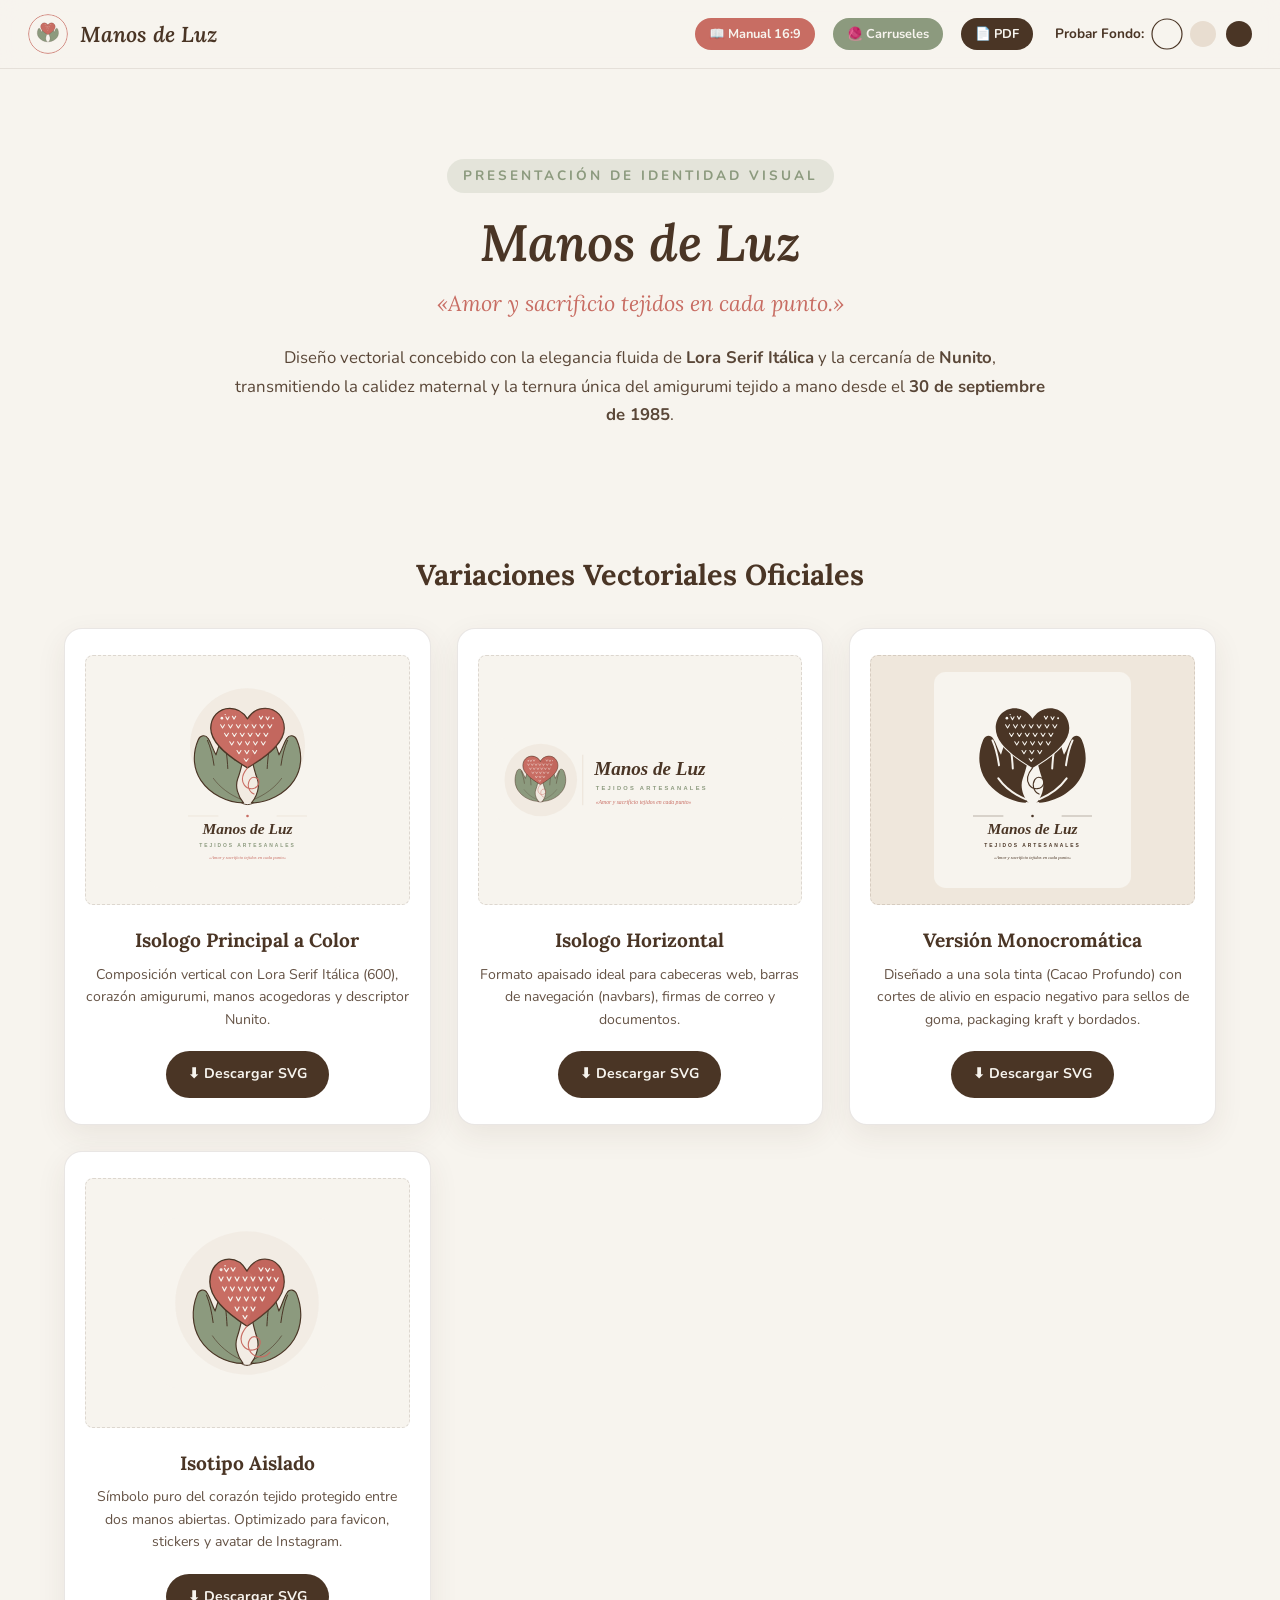
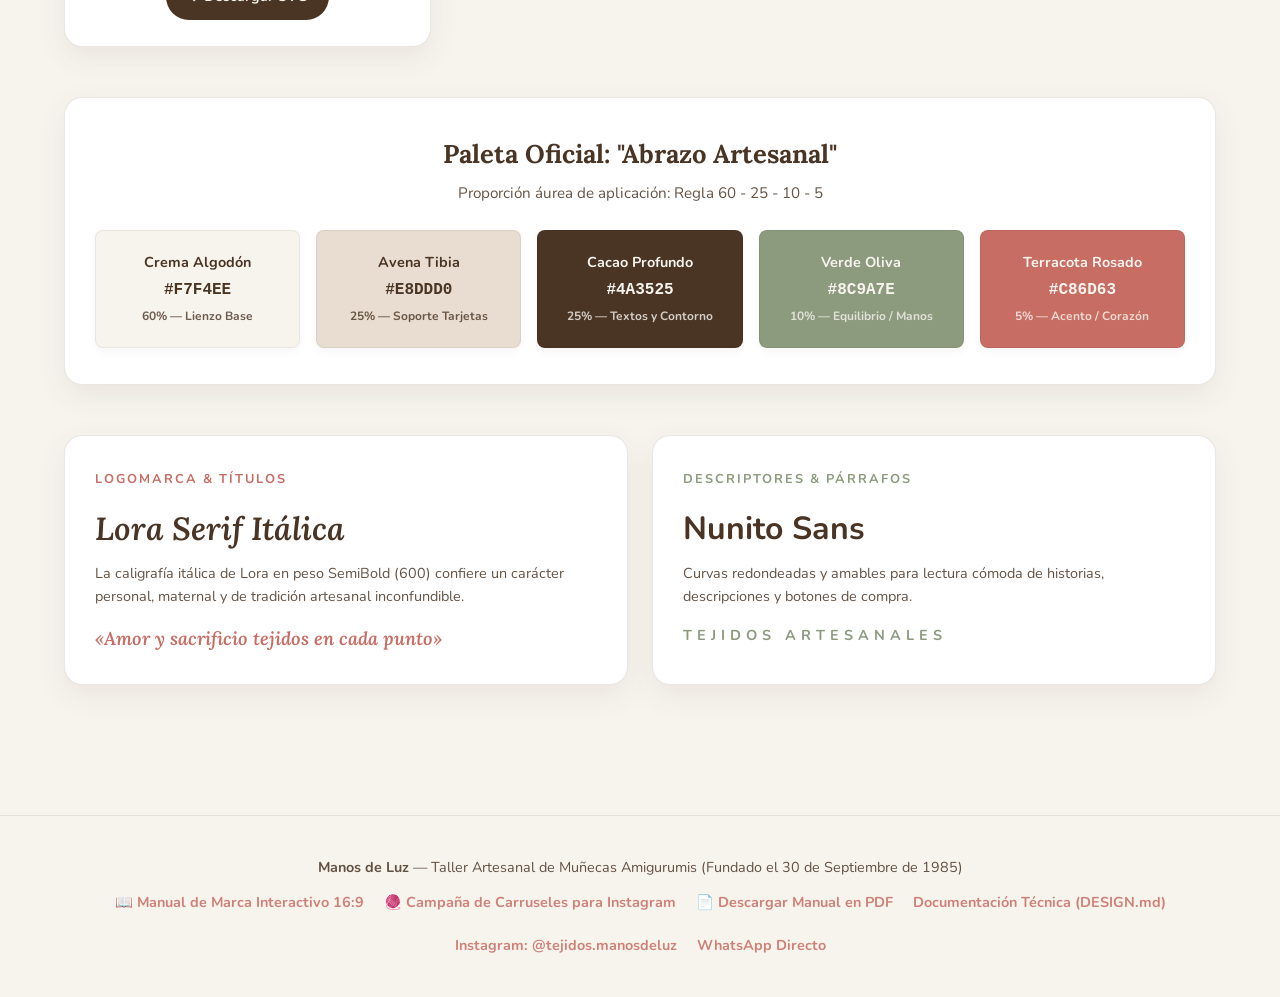
<file: index.html>
<!DOCTYPE html>
<html lang="es">
<head>
  <meta charset="UTF-8">
  <meta name="viewport" content="width=device-width, initial-scale=1.0">
  <title>Manos de Luz — Redirigiendo al Portal Oficial</title>
  <meta http-equiv="refresh" content="0; url=06_Web/index.html">
  <link rel="icon" type="image/svg+xml" href="05_Identidad_Vectorial/favicon.svg">
  <script>
    window.location.replace("06_Web/index.html");
  </script>
  <style>
    body {
      font-family: 'Nunito', -apple-system, sans-serif;
      background: #F7F4EE;
      color: #4A3525;
      display: flex;
      align-items: center;
      justify-content: center;
      min-height: 100vh;
      margin: 0;
      padding: 20px;
      box-sizing: border-box;
      text-align: center;
    }
    .launcher-card {
      background: #FFFFFF;
      border: 1px solid #E8DDD0;
      border-radius: 20px;
      padding: 32px 24px;
      max-width: 440px;
      box-shadow: 0 10px 30px rgba(74, 53, 37, 0.08);
    }
    h1 { font-size: 1.5rem; margin-bottom: 8px; color: #4A3525; }
    p { font-size: 0.95rem; margin-bottom: 20px; color: #5A4A3E; }
    .btn {
      display: inline-flex;
      align-items: center;
      justify-content: center;
      min-height: 44px;
      padding: 10px 24px;
      background: #C86D63;
      color: #F7F4EE;
      text-decoration: none;
      font-weight: 700;
      border-radius: 22px;
    }
  </style>
</head>
<body>
  <main class="launcher-card">
    <h1>Tejidos Manos de Luz</h1>
    <p>Redirigiendo automáticamente al portal web oficial...</p>
    <a href="06_Web/index.html" class="btn">Entrar al Portal Web</a>
  </main>
</body>
</html>
</file>
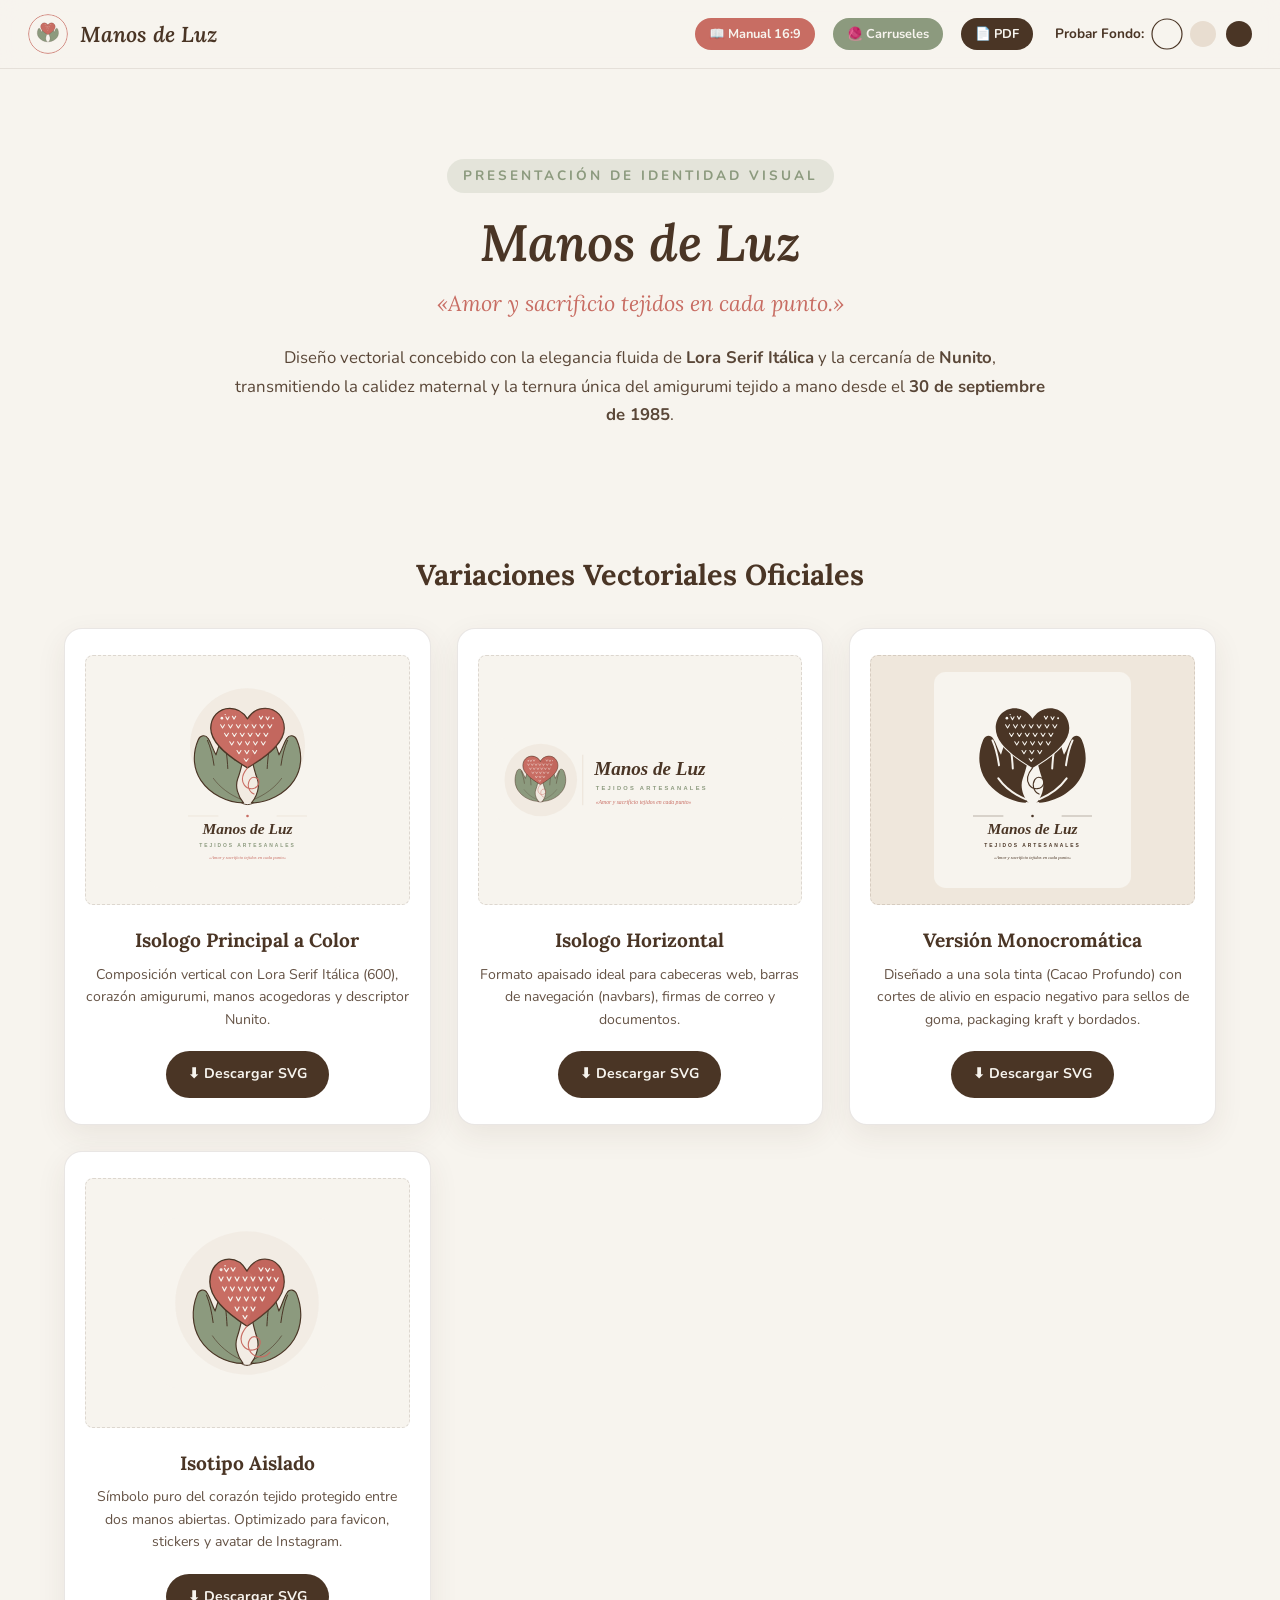
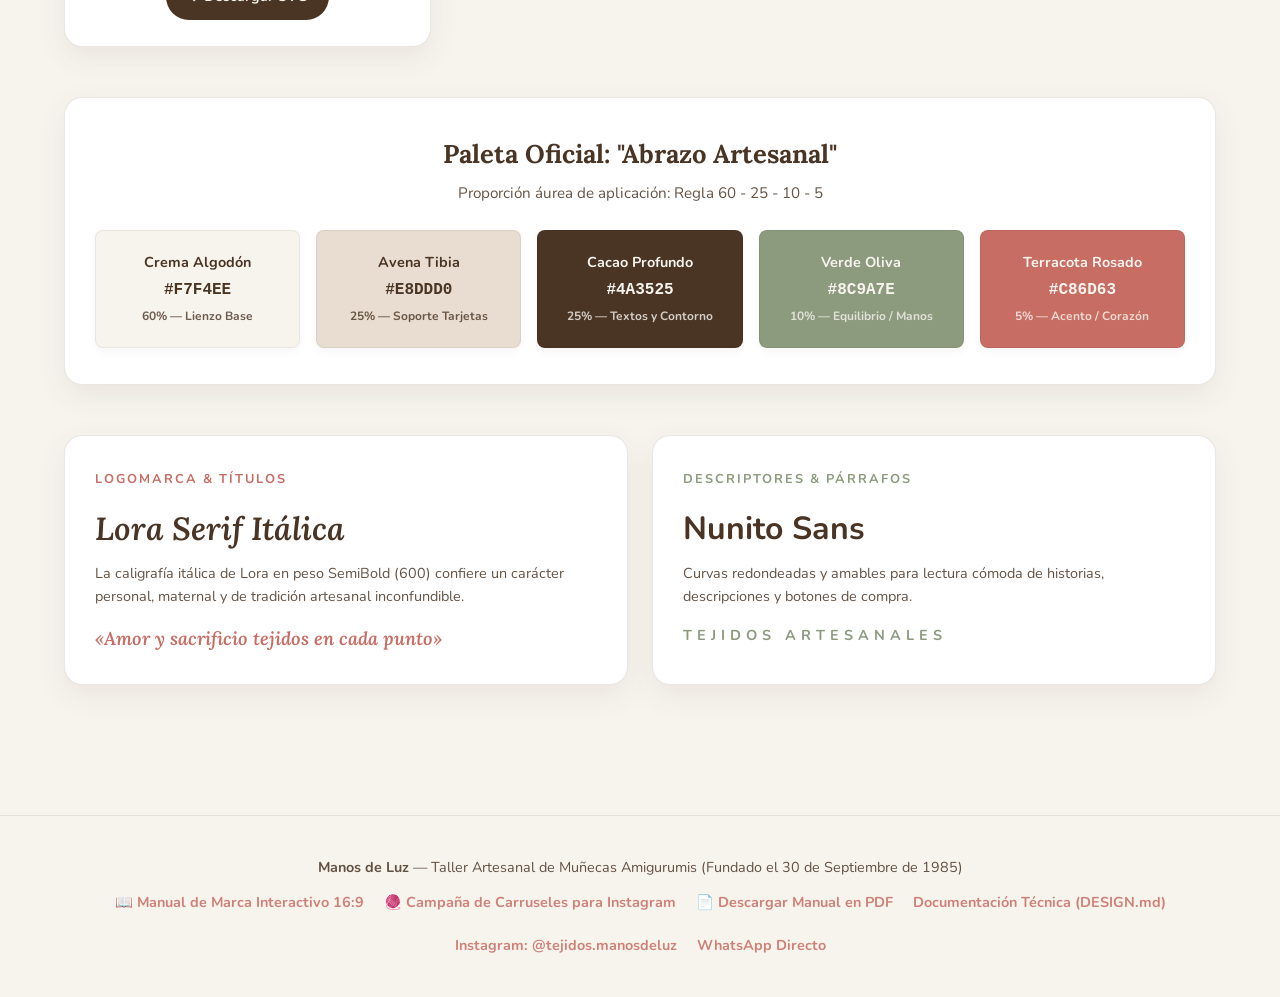
<file: 06_Web/index.html>
<!DOCTYPE html>
<html lang="es">
<head>
  <meta charset="UTF-8">
  <meta name="viewport" content="width=device-width, initial-scale=1.0">
  <title>Manos de Luz — Identidad Visual y Sistema Vectorial</title>

  <!-- Favicon Oficial -->
  <link rel="icon" type="image/svg+xml" href="vectores/favicon.svg">
  
  <!-- Open Graph / Meta para WhatsApp, Instagram y Redes Sociales -->
  <meta property="og:type" content="website">
  <meta property="og:title" content="Tejidos Manos de Luz — Identidad Visual Oficial">
  <meta property="og:description" content="«Amor y sacrificio tejidos en cada punto.» Sistema de diseño vectorial amigurumi fundado en 1985.">
  <meta property="og:url" content="https://dlmediapro.github.io/manos-de-luz/">
  <meta property="og:image" content="vectores/isologo-principal.svg">
  <meta name="theme-color" content="#F7F4EE">

  <!-- Tipografías Oficiales Google Fonts: Lora + Nunito -->
  <link rel="preconnect" href="https://fonts.googleapis.com">
  <link rel="preconnect" href="https://fonts.gstatic.com" crossorigin>
  <link href="https://fonts.googleapis.com/css2?family=Lora:ital,wght@0,400;0,600;0,700;1,400;1,600;1,700&family=Nunito:wght@400;600;700;800&display=swap" rel="stylesheet">

  <style>
    :root {
      --color-crema: #F7F4EE;      /* 60% Base */
      --color-avena: #E8DDD0;      /* 25% Soporte */
      --color-cacao: #4A3525;      /* 25% Soporte / Texto */
      --color-oliva: #8C9A7E;      /* 10% Equilibrio */
      --color-terracota: #C86D63;  /* 5% Acción / Acento */
      
      --font-serif: 'Lora', Georgia, serif;
      --font-sans: 'Nunito', -apple-system, BlinkMacSystemFont, sans-serif;
      
      --radius-sm: 8px;
      --radius-md: 18px;
      --radius-lg: 32px;
      --shadow-soft: 0 10px 30px rgba(74, 53, 37, 0.08);
      --shadow-hover: 0 14px 36px rgba(74, 53, 37, 0.14);
      --transition: all 0.28s cubic-bezier(0.16, 1, 0.3, 1);
    }

    * {
      box-sizing: border-box;
      margin: 0;
      padding: 0;
    }

    body {
      background-color: var(--color-crema);
      color: var(--color-cacao);
      font-family: var(--font-sans);
      line-height: 1.6;
      -webkit-font-smoothing: antialiased;
      transition: background-color 0.3s ease, color 0.3s ease;
    }

    /* ESTILOS DE FONDOS INTERACTIVOS */
    body.bg-modo-crema {
      background-color: var(--color-crema);
      color: var(--color-cacao);
    }
    body.bg-modo-avena {
      background-color: var(--color-avena);
      color: var(--color-cacao);
    }
    body.bg-modo-cacao {
      background-color: var(--color-cacao);
      color: var(--color-crema);
    }

    /* HEADER Y NAVEGACIÓN SUPERIOR */
    .site-header {
      position: sticky;
      top: 0;
      z-index: 100;
      background: rgba(247, 244, 238, 0.92);
      backdrop-filter: blur(12px);
      border-bottom: 1px solid rgba(74, 53, 37, 0.1);
      padding: 14px 28px;
      display: flex;
      flex-wrap: wrap;
      justify-content: space-between;
      align-items: center;
      gap: 16px;
    }

    body.bg-modo-cacao .site-header {
      background: rgba(74, 53, 37, 0.92);
      border-bottom: 1px solid rgba(247, 244, 238, 0.15);
    }

    .brand-logo-nav {
      display: flex;
      align-items: center;
      gap: 12px;
      text-decoration: none;
      color: inherit;
    }

    .brand-logo-nav img {
      width: 40px;
      height: 40px;
      border-radius: 50%;
    }

    .brand-name {
      font-family: var(--font-serif);
      font-style: italic;
      font-size: 1.35rem;
      font-weight: 600;
    }

    .theme-controls {
      display: flex;
      align-items: center;
      gap: 10px;
      font-size: 0.85rem;
      font-weight: 700;
    }

    .theme-btn {
      width: 26px;
      height: 26px;
      border-radius: 50%;
      border: 2px solid transparent;
      cursor: pointer;
      transition: var(--transition);
    }
    .theme-btn:hover, .theme-btn.active {
      transform: scale(1.2);
      border-color: var(--color-cacao);
    }
    body.bg-modo-cacao .theme-btn.active {
      border-color: var(--color-crema);
    }

    .btn-t-crema { background-color: var(--color-crema); border: 1px solid #D5C8B8; }
    .btn-t-avena { background-color: var(--color-avena); }
    .btn-t-cacao { background-color: var(--color-cacao); }

    /* CONTENEDOR CENTRAL */
    .main-container {
      max-width: 1200px;
      margin: 0 auto;
      padding: 40px 24px 80px;
    }

    /* SECCIÓN HÉROE */
    .hero-banner {
      text-align: center;
      padding: 50px 20px 40px;
      max-width: 860px;
      margin: 0 auto;
    }

    .hero-tag {
      display: inline-block;
      background: rgba(140, 154, 126, 0.18);
      color: var(--color-oliva);
      font-weight: 700;
      font-size: 0.85rem;
      letter-spacing: 3px;
      padding: 6px 16px;
      border-radius: 20px;
      margin-bottom: 20px;
    }
    body.bg-modo-cacao .hero-tag {
      background: rgba(140, 154, 126, 0.3);
      color: #A9BCA3;
    }

    .hero-title {
      font-family: var(--font-serif);
      font-style: italic;
      font-size: 3.2rem;
      font-weight: 600;
      line-height: 1.15;
      margin-bottom: 14px;
    }

    .hero-slogan {
      font-family: var(--font-serif);
      font-size: 1.35rem;
      font-style: italic;
      color: var(--color-terracota);
      margin-bottom: 24px;
    }

    .hero-desc {
      font-size: 1.05rem;
      line-height: 1.7;
      opacity: 0.9;
      margin-bottom: 32px;
    }

    /* GRILLA DE ENTREGABLES VECTORIALES */
    .section-title {
      font-family: var(--font-serif);
      font-size: 1.8rem;
      font-weight: 700;
      text-align: center;
      margin: 50px 0 30px;
    }

    .cards-grid {
      display: grid;
      grid-template-columns: repeat(auto-fit, minmax(270px, 1fr));
      gap: 26px;
      margin-bottom: 50px;
    }

    .vector-card {
      background: #FFFFFF;
      border-radius: var(--radius-md);
      border: 1px solid rgba(74, 53, 37, 0.12);
      box-shadow: var(--shadow-soft);
      padding: 26px 20px;
      display: flex;
      flex-direction: column;
      align-items: center;
      text-align: center;
      transition: var(--transition);
      color: var(--color-cacao);
    }

    .vector-card:hover {
      transform: translateY(-5px);
      box-shadow: var(--shadow-hover);
    }

    .card-preview-box {
      width: 100%;
      height: 250px;
      background: var(--color-crema);
      border-radius: var(--radius-sm);
      display: flex;
      align-items: center;
      justify-content: center;
      padding: 16px;
      margin-bottom: 20px;
      border: 1px dashed rgba(74, 53, 37, 0.15);
      position: relative;
    }

    .card-preview-box img {
      max-width: 100%;
      max-height: 100%;
      object-fit: contain;
    }

    .card-title {
      font-family: var(--font-serif);
      font-size: 1.2rem;
      font-weight: 700;
      margin-bottom: 8px;
    }

    .card-text {
      font-size: 0.88rem;
      opacity: 0.85;
      margin-bottom: 20px;
      flex-grow: 1;
    }

    .btn-download {
      display: inline-flex;
      align-items: center;
      gap: 8px;
      background-color: var(--color-cacao);
      color: var(--color-crema);
      text-decoration: none;
      font-weight: 700;
      font-size: 0.88rem;
      padding: 12px 22px;
      border-radius: 30px;
      transition: var(--transition);
    }

    .btn-download:hover {
      background-color: var(--color-terracota);
      transform: scale(1.03);
    }

    /* PALETA CROMÁTICA OFICIAL */
    .palette-box {
      background: #FFFFFF;
      border-radius: var(--radius-md);
      padding: 36px 30px;
      border: 1px solid rgba(74, 53, 37, 0.12);
      box-shadow: var(--shadow-soft);
      color: var(--color-cacao);
      margin-bottom: 50px;
    }

    .palette-grid {
      display: grid;
      grid-template-columns: repeat(auto-fit, minmax(180px, 1fr));
      gap: 16px;
      margin-top: 24px;
    }

    .color-chip {
      border-radius: var(--radius-sm);
      padding: 20px;
      text-align: center;
      font-weight: 700;
      box-shadow: 0 4px 10px rgba(0,0,0,0.04);
      border: 1px solid rgba(0,0,0,0.06);
    }

    .color-chip .c-name { font-size: 0.9rem; margin-bottom: 4px; }
    .color-chip .c-hex { font-size: 1rem; font-family: monospace; }
    .color-chip .c-prop { font-size: 0.75rem; opacity: 0.8; margin-top: 4px; }

    /* SECCIÓN TIPOGRAFÍAS */
    .type-box {
      display: grid;
      grid-template-columns: repeat(auto-fit, minmax(320px, 1fr));
      gap: 24px;
      margin-bottom: 50px;
    }

    .type-card {
      background: #FFFFFF;
      border-radius: var(--radius-md);
      padding: 30px;
      border: 1px solid rgba(74, 53, 37, 0.12);
      box-shadow: var(--shadow-soft);
      color: var(--color-cacao);
    }

    .type-sample-title {
      font-size: 2rem;
      margin: 12px 0 8px;
    }

    /* FOOTER DE ENTREGA */
    .site-footer {
      text-align: center;
      padding: 40px 20px;
      border-top: 1px solid rgba(74, 53, 37, 0.12);
      font-size: 0.9rem;
      opacity: 0.85;
    }

    .footer-links {
      display: flex;
      justify-content: center;
      gap: 20px;
      margin-top: 12px;
      flex-wrap: wrap;
    }

    .footer-links a {
      color: var(--color-terracota);
      text-decoration: none;
      font-weight: 700;
    }

    .footer-links a:hover {
      text-decoration: underline;
    }

    @media (max-width: 600px) {
      .hero-title { font-size: 2.3rem; }
      .site-header { padding: 12px 18px; }
    }
  </style>
</head>
<body class="bg-modo-crema" id="body-tag">

  <!-- ENCABEZADO Y CONTROLES -->
  <header class="site-header">
    <a href="#" class="brand-logo-nav">
      <img src="vectores/favicon.svg" alt="Icono Manos de Luz" />
      <span class="brand-name">Manos de Luz</span>
    </a>

    <div class="theme-controls">
      <a href="manual.html" style="text-decoration:none; color:var(--color-crema); background:var(--color-terracota); padding:6px 14px; border-radius:20px; font-size:0.8rem; font-weight:700; margin-right:8px; display:inline-flex; align-items:center; gap:6px;"><span>📖 Manual 16:9</span></a>
      <a href="carruseles.html" style="text-decoration:none; color:var(--color-crema); background:var(--color-oliva); padding:6px 14px; border-radius:20px; font-size:0.8rem; font-weight:700; margin-right:8px; display:inline-flex; align-items:center; gap:6px;"><span>🧶 Carruseles</span></a>
      <a href="Manual_Identidad_Visual_Manos_de_Luz.pdf" download style="text-decoration:none; color:var(--color-crema); background:var(--color-cacao); padding:6px 14px; border-radius:20px; font-size:0.8rem; font-weight:700; margin-right:12px; display:inline-flex; align-items:center; gap:6px;"><span>📄 PDF</span></a>
      <span>Probar Fondo:</span>
      <button class="theme-btn btn-t-crema active" title="Fondo Crema Algodón" onclick="setTheme('bg-modo-crema', this)"></button>
      <button class="theme-btn btn-t-avena" title="Fondo Avena Tibia" onclick="setTheme('bg-modo-avena', this)"></button>
      <button class="theme-btn btn-t-cacao" title="Fondo Cacao Profundo" onclick="setTheme('bg-modo-cacao', this)"></button>
    </div>
  </header>

  <!-- CONTENIDO PRINCIPAL -->
  <main class="main-container">

    <!-- HÉROE PRESENTACIÓN -->
    <section class="hero-banner">
      <span class="hero-tag">PRESENTACIÓN DE IDENTIDAD VISUAL</span>
      <h1 class="hero-title">Manos de Luz</h1>
      <p class="hero-slogan">«Amor y sacrificio tejidos en cada punto.»</p>
      <p class="hero-desc">
        Diseño vectorial concebido con la elegancia fluida de <strong>Lora Serif Itálica</strong> y la cercanía de <strong>Nunito</strong>, transmitiendo la calidez maternal y la ternura única del amigurumi tejido a mano desde el <strong>30 de septiembre de 1985</strong>.
      </p>
    </section>

    <!-- ENTREGABLES VECTORIALES SVG -->
    <h2 class="section-title">Variaciones Vectoriales Oficiales</h2>
    <div class="cards-grid">
      
      <!-- VARIACIÓN 1: ISOLOGO PRINCIPAL A COLOR -->
      <article class="vector-card">
        <div class="card-preview-box">
          <img src="vectores/isologo-principal.svg" alt="Isologo Principal a Color" />
        </div>
        <h3 class="card-title">Isologo Principal a Color</h3>
        <p class="card-text">Composición vertical con Lora Serif Itálica (600), corazón amigurumi, manos acogedoras y descriptor Nunito.</p>
        <a href="vectores/isologo-principal.svg" download class="btn-download">
          <span>⬇ Descargar SVG</span>
        </a>
      </article>

      <!-- VARIACIÓN 2: ISOLOGO HORIZONTAL -->
      <article class="vector-card">
        <div class="card-preview-box">
          <img src="vectores/isologo-horizontal.svg" alt="Isologo Horizontal" />
        </div>
        <h3 class="card-title">Isologo Horizontal</h3>
        <p class="card-text">Formato apaisado ideal para cabeceras web, barras de navegación (navbars), firmas de correo y documentos.</p>
        <a href="vectores/isologo-horizontal.svg" download class="btn-download">
          <span>⬇ Descargar SVG</span>
        </a>
      </article>

      <!-- VARIACIÓN 3: ISOLOGO MONOCROMÁTICO -->
      <article class="vector-card">
        <div class="card-preview-box" style="background: #EFE7DC;">
          <img src="vectores/isologo-monocromatico.svg" alt="Isologo Monocromático" />
        </div>
        <h3 class="card-title">Versión Monocromática</h3>
        <p class="card-text">Diseñado a una sola tinta (Cacao Profundo) con cortes de alivio en espacio negativo para sellos de goma, packaging kraft y bordados.</p>
        <a href="vectores/isologo-monocromatico.svg" download class="btn-download">
          <span>⬇ Descargar SVG</span>
        </a>
      </article>

      <!-- VARIACIÓN 4: ISOTIPO AISLADO -->
      <article class="vector-card">
        <div class="card-preview-box">
          <img src="vectores/isotipo-aislado.svg" style="max-width: 170px;" alt="Isotipo Aislado" />
        </div>
        <h3 class="card-title">Isotipo Aislado</h3>
        <p class="card-text">Símbolo puro del corazón tejido protegido entre dos manos abiertas. Optimizado para favicon, stickers y avatar de Instagram.</p>
        <a href="vectores/isotipo-aislado.svg" download class="btn-download">
          <span>⬇ Descargar SVG</span>
        </a>
      </article>

    </div>

    <!-- PALETA DE COLOR CROMÁTICA -->
    <section class="palette-box">
      <h2 style="font-family: var(--font-serif); font-size: 1.6rem; text-align: center;">Paleta Oficial: "Abrazo Artesanal"</h2>
      <p style="text-align: center; font-size: 0.95rem; opacity: 0.85; margin-top: 6px;">Proporción áurea de aplicación: Regla 60 - 25 - 10 - 5</p>

      <div class="palette-grid">
        <div class="color-chip" style="background: #F7F4EE; color: #4A3525;">
          <div class="c-name">Crema Algodón</div>
          <div class="c-hex">#F7F4EE</div>
          <div class="c-prop">60% — Lienzo Base</div>
        </div>

        <div class="color-chip" style="background: #E8DDD0; color: #4A3525;">
          <div class="c-name">Avena Tibia</div>
          <div class="c-hex">#E8DDD0</div>
          <div class="c-prop">25% — Soporte Tarjetas</div>
        </div>

        <div class="color-chip" style="background: #4A3525; color: #F7F4EE;">
          <div class="c-name">Cacao Profundo</div>
          <div class="c-hex">#4A3525</div>
          <div class="c-prop">25% — Textos y Contorno</div>
        </div>

        <div class="color-chip" style="background: #8C9A7E; color: #F7F4EE;">
          <div class="c-name">Verde Oliva</div>
          <div class="c-hex">#8C9A7E</div>
          <div class="c-prop">10% — Equilibrio / Manos</div>
        </div>

        <div class="color-chip" style="background: #C86D63; color: #F7F4EE;">
          <div class="c-name">Terracota Rosado</div>
          <div class="c-hex">#C86D63</div>
          <div class="c-prop">5% — Acento / Corazón</div>
        </div>
      </div>
    </section>

    <!-- SISTEMA TIPOGRÁFICO -->
    <section class="type-box">
      <div class="type-card">
        <span style="font-size: 0.8rem; font-weight: 700; color: var(--color-terracota); letter-spacing: 2px;">LOGOMARCA & TÍTULOS</span>
        <h3 class="type-sample-title" style="font-family: var(--font-serif); font-style: italic; font-weight: 600;">Lora Serif Itálica</h3>
        <p style="font-size: 0.9rem; opacity: 0.85; margin-bottom: 16px;">La caligrafía itálica de Lora en peso SemiBold (600) confiere un carácter personal, maternal y de tradición artesanal inconfundible.</p>
        <p style="font-family: var(--font-serif); font-style: italic; color: var(--color-terracota); font-size: 1.15rem; font-weight: 600;">
          «Amor y sacrificio tejidos en cada punto»
        </p>
      </div>

      <div class="type-card">
        <span style="font-size: 0.8rem; font-weight: 700; color: var(--color-oliva); letter-spacing: 2px;">DESCRIPTORES & PÁRRAFOS</span>
        <h3 class="type-sample-title" style="font-family: var(--font-sans); font-weight: 700;">Nunito Sans</h3>
        <p style="font-size: 0.9rem; opacity: 0.85; margin-bottom: 16px;">Curvas redondeadas y amables para lectura cómoda de historias, descripciones y botones de compra.</p>
        <p style="font-family: var(--font-sans); font-weight: 700; letter-spacing: 5px; font-size: 0.9rem; color: var(--color-oliva);">
          TEJIDOS ARTESANALES
        </p>
      </div>
    </section>

  </main>

  <!-- PIE DE PÁGINA -->
  <footer class="site-footer">
    <p><strong>Manos de Luz</strong> — Taller Artesanal de Muñecas Amigurumis (Fundado el 30 de Septiembre de 1985)</p>
    <div class="footer-links">
      <a href="manual.html">📖 Manual de Marca Interactivo 16:9</a>
      <a href="carruseles.html">🧶 Campaña de Carruseles para Instagram</a>
      <a href="Manual_Identidad_Visual_Manos_de_Luz.pdf" download>📄 Descargar Manual en PDF</a>
      <a href="DESIGN.md" target="_blank">Documentación Técnica (DESIGN.md)</a>
      <a href="https://instagram.com/tejidos.manosdeluz" target="_blank">Instagram: @tejidos.manosdeluz</a>
      <a href="https://wa.me/51936372861" target="_blank">WhatsApp Directo</a>
    </div>
  </footer>

  <script>
    function setTheme(themeClass, btn) {
      document.body.className = themeClass;
      document.querySelectorAll('.theme-btn').forEach(b => b.classList.remove('active'));
      btn.classList.add('active');
    }
  </script>
</body>
</html>
</file>
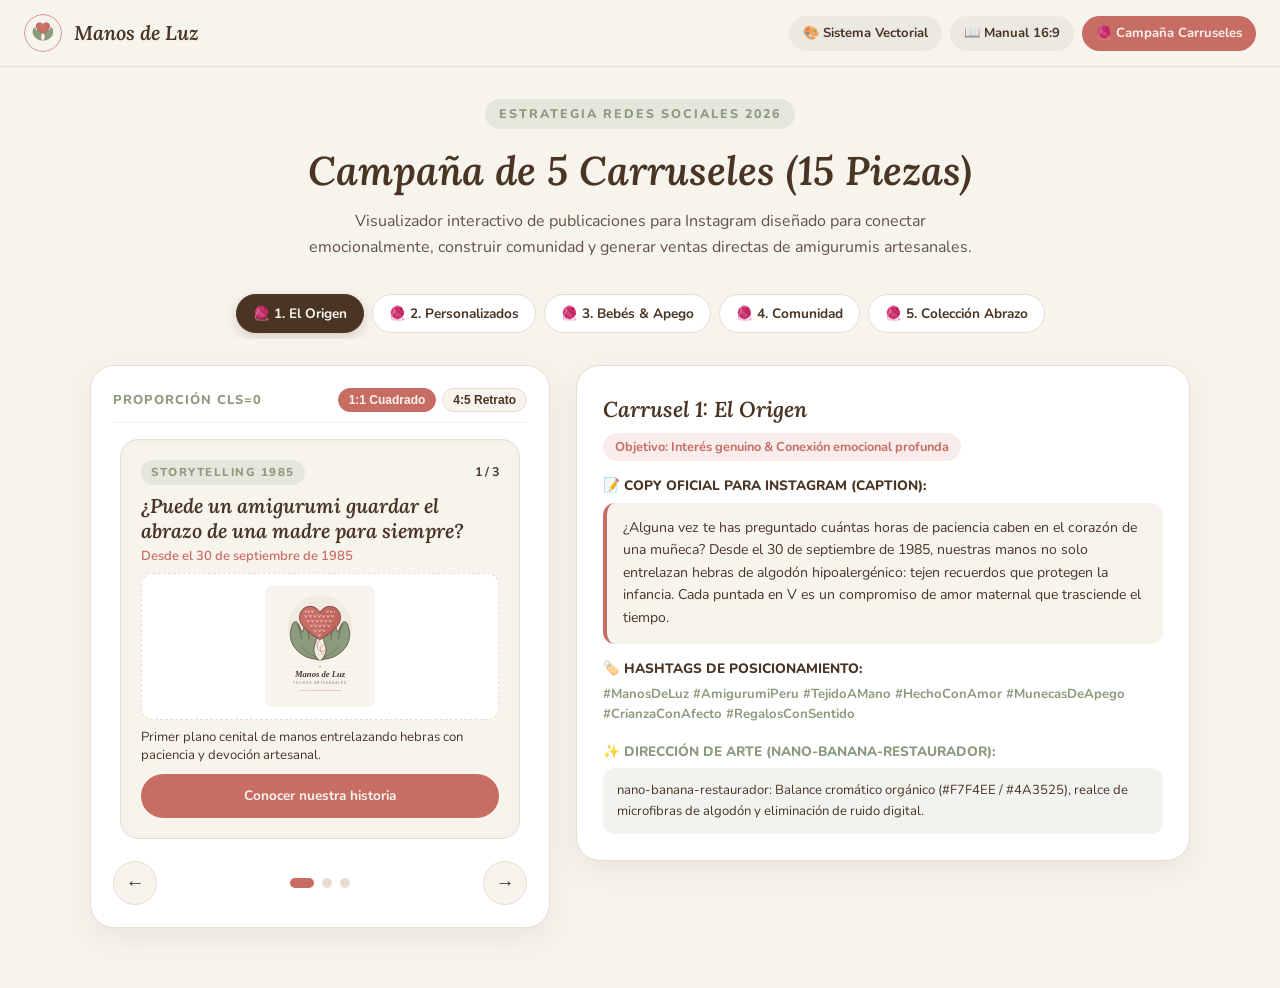
<file: carruseles.html>
<!DOCTYPE html>
<html lang="es">
<head>
  <meta charset="UTF-8">
  <meta name="viewport" content="width=device-width, initial-scale=1.0">
  <title>Campaña de Carruseles — Tejidos Manos de Luz</title>
  <link rel="icon" type="image/svg+xml" href="vectores/favicon.svg">
  <meta name="theme-color" content="#F7F4EE">
  <link rel="preconnect" href="https://fonts.googleapis.com">
  <link rel="preconnect" href="https://fonts.gstatic.com" crossorigin>
  <link href="https://fonts.googleapis.com/css2?family=Lora:ital,wght@0,400;0,600;1,600&family=Nunito:wght@400;600;700;800&display=swap" rel="stylesheet">
  <link rel="stylesheet" href="css/carousel-theme.css">
</head>
<body>

  <!-- ENCABEZADO Y NAVEGACIÓN -->
  <header class="site-header">
    <a href="index.html" class="brand-nav">
      <img src="vectores/favicon.svg" alt="Logo Manos de Luz" width="38" height="38">
      <span>Manos de Luz</span>
    </a>
    <nav class="nav-links">
      <a href="index.html" class="nav-link">🎨 Sistema Vectorial</a>
      <a href="manual.html" class="nav-link">📖 Manual 16:9</a>
      <a href="carruseles.html" class="nav-link active">🧶 Campaña Carruseles</a>
    </nav>
  </header>

  <main class="main-wrap">
    <!-- HERO DE CAMPAÑA -->
    <section class="hero-section">
      <span class="hero-tag">Estrategia Redes Sociales 2026</span>
      <h1 class="hero-title">Campaña de 5 Carruseles (15 Piezas)</h1>
      <p class="hero-desc">
        Visualizador interactivo de publicaciones para Instagram diseñado para conectar emocionalmente,
        construir comunidad y generar ventas directas de amigurumis artesanales.
      </p>
    </section>

    <!-- SELECTOR DE CARRUSELES -->
    <nav id="campaign-tabs" class="campaign-tabs" aria-label="Selector de carruseles"></nav>

    <!-- GRID DE VISUALIZACIÓN -->
    <div class="workspace-grid">
      <!-- VISUALIZADOR DE SLIDES -->
      <section class="carousel-viewer-box" role="region" aria-roledescription="carousel" aria-label="Carrusel interactivo">
        <div class="ratio-bar">
          <span class="ratio-title">Proporción CLS=0</span>
          <div class="ratio-options">
            <button id="btn-ratio-1-1" class="ratio-btn active" onclick="setAspectRatio('1/1')">1:1 Cuadrado</button>
            <button id="btn-ratio-4-5" class="ratio-btn" onclick="setAspectRatio('4/5')">4:5 Retrato</button>
          </div>
        </div>

        <!-- TARJETA DEL SLIDE -->
        <article id="slide-frame" class="slide-frame aspect-1-1">
          <div>
            <div class="slide-header">
              <span id="slide-badge" class="slide-badge">Badge</span>
              <span id="slide-count" class="slide-count">1 / 3</span>
            </div>
            <h2 id="slide-heading" class="slide-heading">Título del Slide</h2>
            <div id="slide-sub" class="slide-sub">Subtítulo descriptivo</div>
          </div>

          <div class="slide-visual">
            <img id="slide-img" src="vectores/isologo-principal.svg" alt="Ilustración slide" width="220" height="220">
          </div>

          <div class="slide-foot">
            <p id="slide-desc" class="slide-desc">Descripción del contenido visual y emotivo.</p>
            <a id="slide-btn" href="#" target="_blank" rel="noopener noreferrer" class="slide-btn">Botón de Acción</a>
          </div>
        </article>

        <!-- CONTROLES -->
        <div class="controls-bar">
          <button id="btn-prev" class="nav-arrow-btn" aria-label="Diapositiva anterior">←</button>
          <div class="nav-dots" role="tablist" aria-label="Diapositivas">
            <button class="dot-indicator active" role="tab" aria-selected="true" aria-label="Slide 1"></button>
            <button class="dot-indicator" role="tab" aria-selected="false" aria-label="Slide 2"></button>
            <button class="dot-indicator" role="tab" aria-selected="false" aria-label="Slide 3"></button>
          </div>
          <button id="btn-next" class="nav-arrow-btn" aria-label="Siguiente diapositiva">→</button>
        </div>
      </section>

      <!-- PANEL LATERAL DE INFORMACIÓN Y COPIES -->
      <aside class="info-panel">
        <h2 id="info-title" class="info-title">Carrusel 1</h2>
        <span id="info-obj" class="info-obj">Objetivo</span>
        
        <h3 style="font-size: 0.85rem; font-weight: 800; text-transform: uppercase; color: var(--color-cacao); margin-bottom: 6px;">
          📝 Copy Oficial para Instagram (Caption):
        </h3>
        <p id="copy-text" class="copy-box"></p>

        <h3 style="font-size: 0.85rem; font-weight: 800; text-transform: uppercase; color: var(--color-cacao); margin-bottom: 6px;">
          🏷️ Hashtags de Posicionamiento:
        </h3>
        <p id="hashtag-text" class="hashtag-list"></p>

        <h3 style="font-size: 0.85rem; font-weight: 800; text-transform: uppercase; color: var(--color-oliva); margin-bottom: 6px;">
          ✨ Dirección de Arte (nano-banana-restaurador):
        </h3>
        <p id="restoration-text" class="restoration-note"></p>
      </aside>
    </div>
  </main>

  <script src="js/carousel-controller.js"></script>
</body>
</html>
</file>
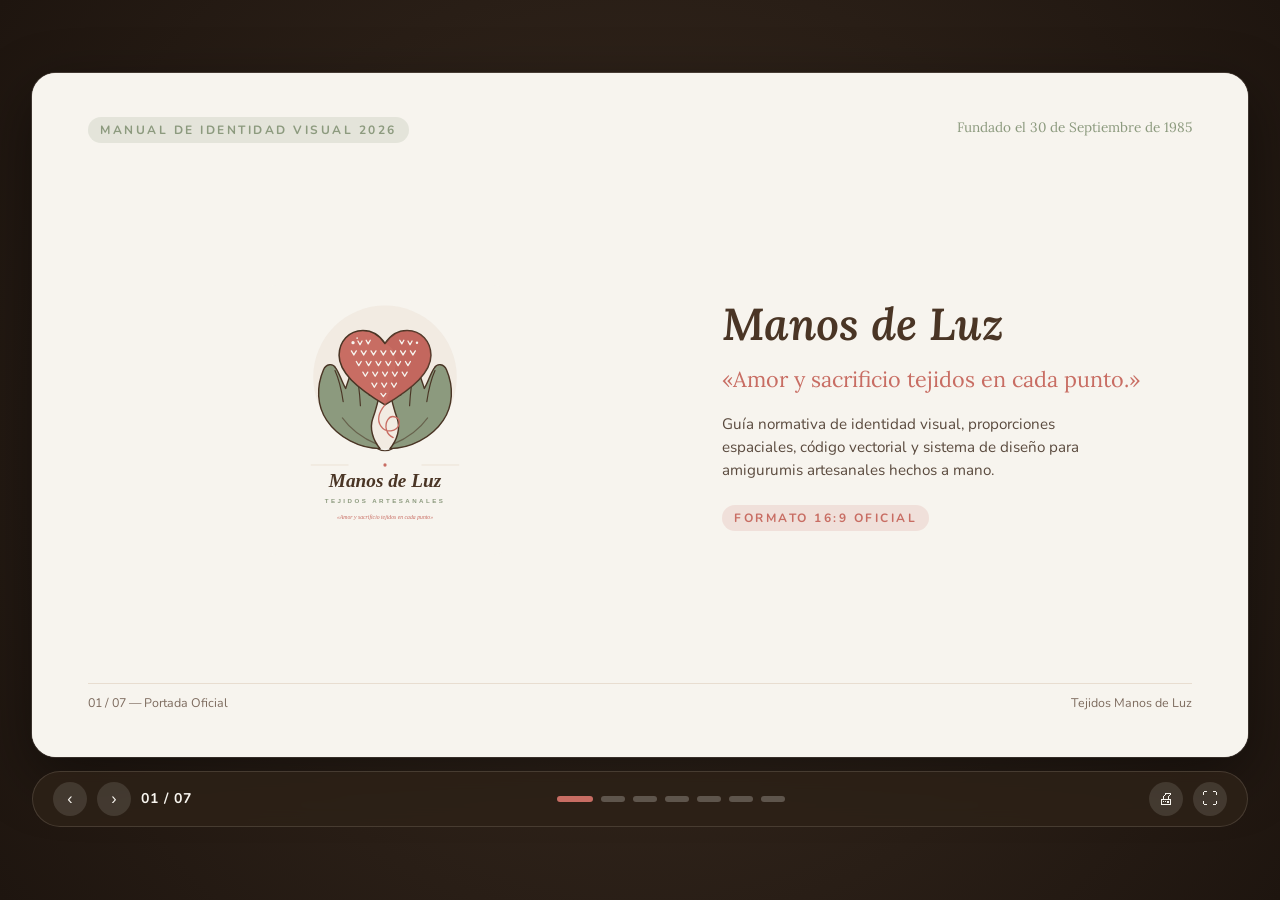
<file: manual.html>
<!DOCTYPE html>
<html lang="es">
<head>
  <meta charset="UTF-8">
  <meta name="viewport" content="width=device-width, initial-scale=1.0">
  <title>Manual de Marca — Tejidos Manos de Luz</title>
  <link rel="icon" type="image/svg+xml" href="vectores/favicon.svg">
  <link rel="preconnect" href="https://fonts.googleapis.com">
  <link rel="preconnect" href="https://fonts.gstatic.com" crossorigin>
  <link href="https://fonts.googleapis.com/css2?family=Lora:ital,wght@0,600;0,700;1,400;1,600;1,700&family=Nunito:wght@400;600;700;800&display=swap" rel="stylesheet">
  <link rel="stylesheet" href="css/manual-theme.css">
  <link rel="stylesheet" href="css/manual-deck.css">
</head>
<body>
  <div class="deck-viewport-wrapper">
    <main class="deck-container" id="presentation-deck-container" role="region" aria-label="Manual de Marca">
      
      <!-- SLIDE 1: PORTADA -->
      <section class="slide active" id="slide-1" aria-label="Portada">
        <div class="slide-header">
          <span class="slide-badge">Manual de Identidad Visual 2026</span>
          <span class="font-editorial" style="font-size:0.85rem; color:#8C9A7E;">Fundado el 30 de Septiembre de 1985</span>
        </div>
        <div class="slide-content grid-2col">
          <div style="display:flex; justify-content:center; align-items:center;">
            <img src="vectores/isologo-principal.svg" alt="Isologo Oficial" style="max-height:270px; width:auto;">
          </div>
          <div style="padding-left:16px;">
            <h1 class="slide-title italic" style="font-size:2.8rem; margin-bottom:12px;">Manos de Luz</h1>
            <p class="font-editorial italic text-terracota" style="font-size:1.35rem; margin-bottom:18px;">«Amor y sacrificio tejidos en cada punto.»</p>
            <p style="font-size:0.95rem; color:#5A4A3E; margin-bottom:24px; max-width:44ch;">Guía normativa de identidad visual, proporciones espaciales, código vectorial y sistema de diseño para amigurumis artesanales hechos a mano.</p>
            <div style="display:flex; gap:12px;"><span class="slide-badge badge-terracota">Formato 16:9 Oficial</span></div>
          </div>
        </div>
        <div class="slide-footer"><span>01 / 07 — Portada Oficial</span><span>Tejidos Manos de Luz</span></div>
      </section>

      <!-- SLIDE 2: IDENTIDAD Y FILOSOFÍA -->
      <section class="slide" id="slide-2" aria-label="Identidad y Filosofía">
        <div class="slide-header"><span class="slide-badge">02. Filosofía de Marca</span><span style="font-size:0.85rem;">Esencia Artesanal</span></div>
        <div class="slide-content grid-2col-even">
          <div>
            <h2 class="slide-title">El Amor Hecho Puntada</h2>
            <p class="slide-subtitle">Una tradición viva que convierte el hilado en afecto desde 1985.</p>
            <div class="card-sheet" style="margin-bottom:14px;">
              <h3 style="font-size:1rem; margin-bottom:4px;" class="text-terracota">Misión y Propósito</h3>
              <p style="font-size:0.86rem; color:#5A4A3E;">Crear muñecas y figuras amigurumis tejidas 100% a mano que rescatan la paciencia y el esmero maternal, acompañando momentos entrañables de vida.</p>
            </div>
            <div class="card-sheet">
              <h3 style="font-size:1rem; margin-bottom:4px;" class="text-oliva">Propuesta de Valor</h3>
              <p style="font-size:0.86rem; color:#5A4A3E;">Conexión emocional profunda, diseño personalizado y durabilidad con hilados de algodón hipoalergénico de primera calidad.</p>
            </div>
          </div>
          <div class="card-sheet-avena" style="display:flex; flex-direction:column; justify-content:center; text-align:center;">
            <div style="width:110px; height:110px; margin:0 auto 14px; background:#FFFFFF; border-radius:50%; display:flex; align-items:center; justify-content:center; box-shadow:var(--shadow-subtle);">
              <img src="vectores/isotipo-aislado.svg" alt="Isotipo" style="width:75px; height:75px;">
            </div>
            <h3 class="font-editorial italic" style="font-size:1.3rem; margin-bottom:8px;">La Metáfora de la Acogida</h3>
            <p style="font-size:0.86rem; color:#4A3525; max-width:40ch; margin:0 auto;">Dos manos abiertas en gesto de ofrenda y protección que sostienen el corazón amigurumi, símbolo del alma puesta en cada puntada.</p>
          </div>
        </div>
        <div class="slide-footer"><span>02 / 07 — Identidad y Filosofía</span><span>Manos de Luz</span></div>
      </section>

      <!-- SLIDE 3: CONSTRUCCIÓN DEL LOGOTIPO -->
      <section class="slide" id="slide-3" aria-label="Construcción del Logotipo">
        <div class="slide-header"><span class="slide-badge">03. Arquitectura Vectorial</span><span style="font-size:0.85rem;">Retícula y Cotas</span></div>
        <div class="slide-content grid-2col">
          <div class="card-sheet" style="display:flex; flex-direction:column; align-items:center; justify-content:center; position:relative; min-height:260px;">
            <div style="position:absolute; inset:16px; border:1px dashed #C86D63; border-radius:12px; pointer-events:none; opacity:0.45;"></div>
            <img src="vectores/isotipo-aislado.svg" alt="Isotipo Modular" style="max-height:180px; width:auto; z-index:2;">
            <span style="font-size:0.75rem; color:#C86D63; margin-top:10px; font-weight:700;">Área de Reserva Segura: 1.5X</span>
          </div>
          <div>
            <h2 class="slide-title">Anatomía del Isotipo</h2>
            <p class="slide-subtitle">Construcción geométrica sobre el módulo fundamental <strong>X</strong>.</p>
            <ul style="font-size:0.86rem; color:#4A3525; list-style:none; display:flex; flex-direction:column; gap:10px;">
              <li style="display:flex; gap:10px;"><strong>👐 Capa Manos:</strong> Curvas simétricas ergonómicas en Verde Oliva (#8C9A7E) con contorno en Cacao (#4A3525).</li>
              <li style="display:flex; gap:10px;"><strong>🧶 Capa Corazón:</strong> Trama en V de punto bajo amigurumi en Terracota (#C86D63) y hebra continua envolvente.</li>
              <li style="display:flex; gap:10px;"><strong>📐 Módulo X:</strong> Altura de la 'M' capitular. El imagotipo requiere un margen de aislamiento perimetral de al menos 1.5X.</li>
              <li style="display:flex; gap:10px;"><strong>⚖ Proporción:</strong> 60% peso visual superior para el isotipo y 40% inferior para el bloque tipográfico.</li>
            </ul>
          </div>
        </div>
        <div class="slide-footer"><span>03 / 07 — Construcción y Retícula</span><span>Manos de Luz</span></div>
      </section>

      <!-- SLIDE 4: USOS CORRECTOS E INCORRECTOS -->
      <section class="slide" id="slide-4" aria-label="Usos de Marca">
        <div class="slide-header"><span class="slide-badge">04. Normativa Visual</span><span style="font-size:0.85rem;">Variaciones y Reglas</span></div>
        <div class="slide-content grid-4col">
          <div class="card-sheet" style="text-align:center;">
            <span class="slide-badge" style="font-size:0.65rem;">Principal a Color</span>
            <div style="height:120px; display:flex; align-items:center; justify-content:center; margin:8px 0;"><img src="vectores/isologo-principal.svg" style="max-height:110px;"></div>
            <p style="font-size:0.74rem;">Uso predilecto sobre fondos Crema Algodón y Avena Tibia.</p>
          </div>
          <div class="card-sheet" style="text-align:center;">
            <span class="slide-badge" style="font-size:0.65rem;">Horizontal (Navbars)</span>
            <div style="height:120px; display:flex; align-items:center; justify-content:center; margin:8px 0;"><img src="vectores/isologo-horizontal.svg" style="max-width:100%;"></div>
            <p style="font-size:0.74rem;">Cabeceras web, cintas de empaque y membretes.</p>
          </div>
          <div class="card-sheet" style="text-align:center; background:#EFE7DC;">
            <span class="slide-badge" style="font-size:0.65rem;">Monocromo (1 Tinta)</span>
            <div style="height:120px; display:flex; align-items:center; justify-content:center; margin:8px 0;"><img src="vectores/isologo-monocromatico.svg" style="max-height:110px;"></div>
            <p style="font-size:0.74rem;">Sellos de caucho, packaging kraft y bordados.</p>
          </div>
          <div class="card-sheet" style="text-align:center; border-color:#E57373;">
            <span class="slide-badge" style="font-size:0.65rem; background:#FFEBEE; color:#C62828;">Usos Prohibidos</span>
            <div style="height:120px; display:flex; flex-direction:column; justify-content:center; font-size:0.72rem; color:#C62828; text-align:left; gap:6px;">
              <span>❌ No deformar ni alterar proporciones.</span>
              <span>❌ No aplicar colores no oficiales.</span>
              <span>❌ No cambiar tipografía Lora Itálica.</span>
              <span>❌ No invadir el área de reserva 1.5X.</span>
            </div>
            <p style="font-size:0.72rem; color:#888;">Garantiza la consistencia visual.</p>
          </div>
        </div>
        <div class="slide-footer"><span>04 / 07 — Variaciones y Usos de Marca</span><span>Manos de Luz</span></div>
      </section>

      <!-- SLIDE 5: PALETA DE COLORES -->
      <section class="slide" id="slide-5" aria-label="Paleta de Colores">
        <div class="slide-header"><span class="slide-badge">05. Sistema Cromático</span><span style="font-size:0.85rem;">Paleta "Abrazo Artesanal"</span></div>
        <div><h2 class="slide-title" style="margin-bottom:4px;">Regla 60 - 25 - 10 - 5</h2><p class="slide-subtitle" style="margin-bottom:14px;">Muestras oficiales extraídas de AdobeColor A,IGURUMIS2.ase con certificación WCAG 2.1 AA.</p></div>
        <div class="slide-content grid-5col" style="align-items:stretch;">
          <div class="card-sheet" style="background:#F7F4EE; text-align:center; padding:14px;">
            <h4 style="font-size:0.85rem;">Crema Algodón</h4>
            <div style="font-family:monospace; font-weight:700; font-size:0.95rem; margin:6px 0;">#F7F4EE</div>
            <p style="font-size:0.72rem; color:#666;">RGB: 247, 244, 238<br>CMYK: 2, 2, 5, 0<br><strong>60% Lienzo Base</strong></p>
          </div>
          <div class="card-sheet" style="background:#E8DDD0; text-align:center; padding:14px;">
            <h4 style="font-size:0.85rem;">Avena Tibia</h4>
            <div style="font-family:monospace; font-weight:700; font-size:0.95rem; margin:6px 0;">#E8DDD0</div>
            <p style="font-size:0.72rem; color:#666;">RGB: 232, 221, 208<br>CMYK: 8, 12, 16, 0<br><strong>25% Soporte Tarjetas</strong></p>
          </div>
          <div class="card-sheet" style="background:#4A3525; color:#F7F4EE; text-align:center; padding:14px;">
            <h4 style="font-size:0.85rem; color:#F7F4EE;">Cacao Profundo</h4>
            <div style="font-family:monospace; font-weight:700; font-size:0.95rem; margin:6px 0;">#4A3525</div>
            <p style="font-size:0.72rem; opacity:0.85;">RGB: 74, 53, 37<br>CMYK: 48, 62, 74, 55<br><strong>25% Texto (10.47:1 AAA)</strong></p>
          </div>
          <div class="card-sheet" style="background:#8C9A7E; color:#F7F4EE; text-align:center; padding:14px;">
            <h4 style="font-size:0.85rem; color:#F7F4EE;">Verde Oliva</h4>
            <div style="font-family:monospace; font-weight:700; font-size:0.95rem; margin:6px 0;">#8C9A7E</div>
            <p style="font-size:0.72rem; opacity:0.85;">RGB: 140, 154, 126<br>CMYK: 43, 24, 47, 4<br><strong>10% Manos / Sellos</strong></p>
          </div>
          <div class="card-sheet" style="background:#C86D63; color:#F7F4EE; text-align:center; padding:14px;">
            <h4 style="font-size:0.85rem; color:#F7F4EE;">Terracota Rosado</h4>
            <div style="font-family:monospace; font-weight:700; font-size:0.95rem; margin:6px 0;">#C86D63</div>
            <p style="font-size:0.72rem; opacity:0.85;">RGB: 200, 109, 99<br>CMYK: 18, 67, 56, 3<br><strong>5% Corazón / Botones</strong></p>
          </div>
        </div>
        <div class="slide-footer"><span>05 / 07 — Paleta Cromática y Contrastes</span><span>Manos de Luz</span></div>
      </section>

      <!-- SLIDE 6: TIPOGRAFÍA OFICIAL -->
      <section class="slide" id="slide-6" aria-label="Tipografía Oficial">
        <div class="slide-header"><span class="slide-badge">06. Sistema Tipográfico</span><span style="font-size:0.85rem;">Lora Serif &amp; Nunito</span></div>
        <div class="slide-content grid-2col-even">
          <div class="card-sheet">
            <span class="slide-badge badge-terracota" style="font-size:0.7rem;">Tipografía Primaria: Logomarca y Títulos</span>
            <h3 class="font-brand text-cacao" style="font-size:2.2rem; margin:10px 0 6px;">Lora Serif Itálica</h3>
            <p class="text-terracota font-editorial italic" style="font-size:1.15rem; margin-bottom:12px;">SemiBold (600) — Calidez, ternura y fluidez maternal</p>
            <div style="font-family:var(--font-serif); font-style:italic; font-size:1.05rem; color:#4A3525; line-height:1.6; border-left:3px solid var(--c-terracota); padding-left:12px;">
              Aa Bb Cc Dd Ee Ff Gg Hh Ii Jj Kk Ll Mm Nn Ññ Oo Pp Qq Rr Ss Tt Uu Vv Ww Xx Yy Zz<br>
              0 1 2 3 4 5 6 7 8 9
            </div>
          </div>
          <div class="card-sheet">
            <span class="slide-badge" style="font-size:0.7rem;">Tipografía Secundaria: Cuerpos y Descriptores</span>
            <h3 style="font-family:var(--font-sans); font-weight:700; font-size:2.2rem; margin:10px 0 6px;" class="text-cacao">Nunito Sans</h3>
            <p class="text-oliva" style="font-weight:700; letter-spacing:4px; font-size:0.85rem; margin-bottom:12px;">REGULAR 400 | SEMIBOLD 600 | BOLD 700</p>
            <div style="font-family:var(--font-sans); font-size:0.95rem; color:#4A3525; line-height:1.6; border-left:3px solid var(--c-oliva); padding-left:12px;">
              Curvas redondeadas y amables para descripciones de muñecas, etiquetas de envío y botones de conversión con área mínima 44x44px.
            </div>
          </div>
        </div>
        <div class="slide-footer"><span>06 / 07 — Jerarquía Tipográfica</span><span>Manos de Luz</span></div>
      </section>

      <!-- SLIDE 7: APLICACIONES VISUALES Y CONTACTO -->
      <section class="slide" id="slide-7" aria-label="Aplicaciones y Contacto">
        <div class="slide-header"><span class="slide-badge">07. Aplicaciones &amp; Canales</span><span style="font-size:0.85rem;">Packaging y Contacto</span></div>
        <div class="slide-content grid-3col">
          <div class="card-sheet" style="background:#F2EDE4; text-align:center;">
            <span class="slide-badge" style="font-size:0.65rem;">Sello en Bolsa Kraft</span>
            <div style="height:110px; display:flex; align-items:center; justify-content:center; margin:10px 0;"><img src="vectores/isologo-monocromatico.svg" style="max-height:90px; opacity:0.9;"></div>
            <p style="font-size:0.78rem;">Tampografía a 1 tinta sobre papel kraft artesanal.</p>
          </div>
          <div class="card-sheet" style="text-align:center;">
            <span class="slide-badge" style="font-size:0.65rem;">Redes y Avatar</span>
            <div style="height:110px; display:flex; align-items:center; justify-content:center; margin:10px 0;">
              <div style="width:84px; height:84px; border-radius:50%; border:2px solid var(--c-terracota); display:flex; align-items:center; justify-content:center; background:#F7F4EE;"><img src="vectores/isotipo-aislado.svg" style="width:58px; height:58px;"></div>
            </div>
            <p style="font-size:0.78rem;">Perfil de Instagram <strong>@tejidos.manosdeluz</strong></p>
          </div>
          <div class="card-sheet" style="display:flex; flex-direction:column; justify-content:space-between;">
            <span class="slide-badge badge-terracota" style="font-size:0.65rem;">Atención y Pedidos</span>
            <div style="font-size:0.85rem; color:#4A3525; display:flex; flex-direction:column; gap:8px;">
              <span>📱 <strong>WhatsApp:</strong> +51 936 372 861</span>
              <span>📸 <strong>Instagram:</strong> @tejidos.manosdeluz</span>
              <span>✉️ <strong>Email:</strong> tejidosmanosdeluz@gmail.com</span>
            </div>
            <div style="display:flex; gap:8px; margin-top:8px;">
              <a href="https://wa.me/51936372861" target="_blank" class="btn-pill" style="flex:1; justify-content:center;">Consultar</a>
              <a href="carruseles.html" class="btn-pill" style="flex:1; justify-content:center; background:var(--c-oliva);">🧶 Carruseles</a>
            </div>
          </div>
        </div>
        <div class="slide-footer"><span>07 / 07 — Aplicaciones y Contacto</span><span>Manos de Luz</span></div>
      </section>

    </main>

    <!-- BARRA DE NAVEGACIÓN FLOTANTE -->
    <nav class="deck-navigation-bar" aria-label="Controles de Diapositivas">
      <div class="nav-cluster">
        <button class="nav-btn" id="btn-prev-slide" aria-label="Anterior">‹</button>
        <button class="nav-btn" id="btn-next-slide" aria-label="Siguiente">›</button>
        <span class="slide-counter" id="slide-counter-display">01 / 07</span>
      </div>
      <div class="slide-dots" role="tablist">
        <div class="dot-indicator active" id="dot-1" role="tab" aria-label="Diapositiva 1"></div>
        <div class="dot-indicator" id="dot-2" role="tab" aria-label="Diapositiva 2"></div>
        <div class="dot-indicator" id="dot-3" role="tab" aria-label="Diapositiva 3"></div>
        <div class="dot-indicator" id="dot-4" role="tab" aria-label="Diapositiva 4"></div>
        <div class="dot-indicator" id="dot-5" role="tab" aria-label="Diapositiva 5"></div>
        <div class="dot-indicator" id="dot-6" role="tab" aria-label="Diapositiva 6"></div>
        <div class="dot-indicator" id="dot-7" role="tab" aria-label="Diapositiva 7"></div>
      </div>
      <div class="nav-cluster">
        <button class="nav-btn" id="btn-print-deck" title="Descargar / Imprimir PDF">🖨</button>
        <button class="nav-btn" id="btn-fullscreen" title="Pantalla Completa">⛶</button>
      </div>
    </nav>
  </div>
  <script src="js/manual-controller.js"></script>
</body>
</html>
</file>
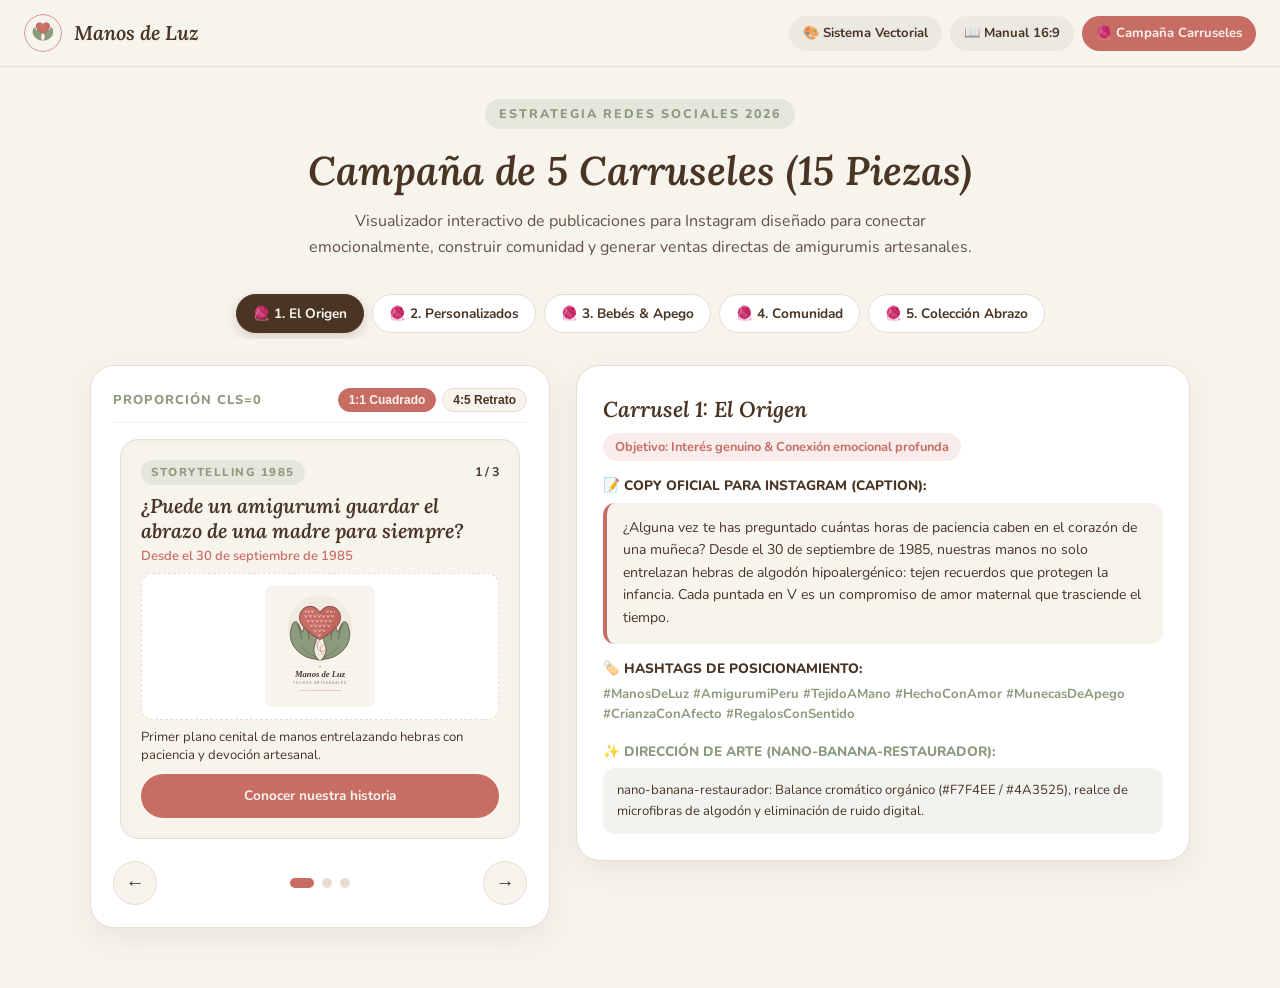
<file: 06_Web/carruseles.html>
<!DOCTYPE html>
<html lang="es">
<head>
  <meta charset="UTF-8">
  <meta name="viewport" content="width=device-width, initial-scale=1.0">
  <title>Campaña de Carruseles — Tejidos Manos de Luz</title>
  <link rel="icon" type="image/svg+xml" href="vectores/favicon.svg">
  <meta name="theme-color" content="#F7F4EE">
  <link rel="preconnect" href="https://fonts.googleapis.com">
  <link rel="preconnect" href="https://fonts.gstatic.com" crossorigin>
  <link href="https://fonts.googleapis.com/css2?family=Lora:ital,wght@0,400;0,600;1,600&family=Nunito:wght@400;600;700;800&display=swap" rel="stylesheet">
  <link rel="stylesheet" href="css/carousel-theme.css">
</head>
<body>

  <!-- ENCABEZADO Y NAVEGACIÓN -->
  <header class="site-header">
    <a href="index.html" class="brand-nav">
      <img src="vectores/favicon.svg" alt="Logo Manos de Luz" width="38" height="38">
      <span>Manos de Luz</span>
    </a>
    <nav class="nav-links">
      <a href="index.html" class="nav-link">🎨 Sistema Vectorial</a>
      <a href="manual.html" class="nav-link">📖 Manual 16:9</a>
      <a href="carruseles.html" class="nav-link active">🧶 Campaña Carruseles</a>
    </nav>
  </header>

  <main class="main-wrap">
    <!-- HERO DE CAMPAÑA -->
    <section class="hero-section">
      <span class="hero-tag">Estrategia Redes Sociales 2026</span>
      <h1 class="hero-title">Campaña de 5 Carruseles (15 Piezas)</h1>
      <p class="hero-desc">
        Visualizador interactivo de publicaciones para Instagram diseñado para conectar emocionalmente,
        construir comunidad y generar ventas directas de amigurumis artesanales.
      </p>
    </section>

    <!-- SELECTOR DE CARRUSELES -->
    <nav id="campaign-tabs" class="campaign-tabs" aria-label="Selector de carruseles"></nav>

    <!-- GRID DE VISUALIZACIÓN -->
    <div class="workspace-grid">
      <!-- VISUALIZADOR DE SLIDES -->
      <section class="carousel-viewer-box" role="region" aria-roledescription="carousel" aria-label="Carrusel interactivo">
        <div class="ratio-bar">
          <span class="ratio-title">Proporción CLS=0</span>
          <div class="ratio-options">
            <button id="btn-ratio-1-1" class="ratio-btn active" onclick="setAspectRatio('1/1')">1:1 Cuadrado</button>
            <button id="btn-ratio-4-5" class="ratio-btn" onclick="setAspectRatio('4/5')">4:5 Retrato</button>
          </div>
        </div>

        <!-- TARJETA DEL SLIDE -->
        <article id="slide-frame" class="slide-frame aspect-1-1">
          <div>
            <div class="slide-header">
              <span id="slide-badge" class="slide-badge">Badge</span>
              <span id="slide-count" class="slide-count">1 / 3</span>
            </div>
            <h2 id="slide-heading" class="slide-heading">Título del Slide</h2>
            <div id="slide-sub" class="slide-sub">Subtítulo descriptivo</div>
          </div>

          <div class="slide-visual">
            <img id="slide-img" src="vectores/isologo-principal.svg" alt="Ilustración slide" width="220" height="220">
          </div>

          <div class="slide-foot">
            <p id="slide-desc" class="slide-desc">Descripción del contenido visual y emotivo.</p>
            <a id="slide-btn" href="#" target="_blank" rel="noopener noreferrer" class="slide-btn">Botón de Acción</a>
          </div>
        </article>

        <!-- CONTROLES -->
        <div class="controls-bar">
          <button id="btn-prev" class="nav-arrow-btn" aria-label="Diapositiva anterior">←</button>
          <div class="nav-dots" role="tablist" aria-label="Diapositivas">
            <button class="dot-indicator active" role="tab" aria-selected="true" aria-label="Slide 1"></button>
            <button class="dot-indicator" role="tab" aria-selected="false" aria-label="Slide 2"></button>
            <button class="dot-indicator" role="tab" aria-selected="false" aria-label="Slide 3"></button>
          </div>
          <button id="btn-next" class="nav-arrow-btn" aria-label="Siguiente diapositiva">→</button>
        </div>
      </section>

      <!-- PANEL LATERAL DE INFORMACIÓN Y COPIES -->
      <aside class="info-panel">
        <h2 id="info-title" class="info-title">Carrusel 1</h2>
        <span id="info-obj" class="info-obj">Objetivo</span>
        
        <h3 style="font-size: 0.85rem; font-weight: 800; text-transform: uppercase; color: var(--color-cacao); margin-bottom: 6px;">
          📝 Copy Oficial para Instagram (Caption):
        </h3>
        <p id="copy-text" class="copy-box"></p>

        <h3 style="font-size: 0.85rem; font-weight: 800; text-transform: uppercase; color: var(--color-cacao); margin-bottom: 6px;">
          🏷️ Hashtags de Posicionamiento:
        </h3>
        <p id="hashtag-text" class="hashtag-list"></p>

        <h3 style="font-size: 0.85rem; font-weight: 800; text-transform: uppercase; color: var(--color-oliva); margin-bottom: 6px;">
          ✨ Dirección de Arte (nano-banana-restaurador):
        </h3>
        <p id="restoration-text" class="restoration-note"></p>
      </aside>
    </div>
  </main>

  <script src="js/carousel-controller.js"></script>
</body>
</html>
</file>
<file: css/carousel-theme.css>
:root {
  --color-crema: #F7F4EE;
  --color-avena: #E8DDD0;
  --color-cacao: #4A3525;
  --color-oliva: #8C9A7E;
  --color-terracota: #C86D63;
  --font-serif: 'Lora', Georgia, serif;
  --font-sans: 'Nunito', -apple-system, BlinkMacSystemFont, sans-serif;
  --radius-sm: 8px;
  --radius-md: 18px;
  --radius-lg: 24px;
  --shadow-card: 0 10px 30px rgba(74, 53, 37, 0.08);
  --transition: all 0.28s cubic-bezier(0.16, 1, 0.3, 1);
}
* { box-sizing: border-box; margin: 0; padding: 0; }
body {
  background-color: var(--color-crema);
  color: var(--color-cacao);
  font-family: var(--font-sans);
  line-height: 1.6;
  -webkit-font-smoothing: antialiased;
}
.site-header {
  position: sticky; top: 0; z-index: 100;
  background: rgba(247, 244, 238, 0.94);
  backdrop-filter: blur(12px);
  border-bottom: 1px solid rgba(74, 53, 37, 0.1);
  padding: 14px 24px;
  display: flex; justify-content: space-between; align-items: center;
  flex-wrap: wrap; gap: 12px;
}
.brand-nav { display: flex; align-items: center; gap: 12px; text-decoration: none; color: inherit; }
.brand-nav img { width: 38px; height: 38px; border-radius: 50%; }
.brand-nav span { font-family: var(--font-serif); font-style: italic; font-weight: 600; font-size: 1.25rem; }
.nav-links { display: flex; gap: 8px; align-items: center; flex-wrap: wrap; }
.nav-link {
  text-decoration: none; font-size: 0.82rem; font-weight: 700;
  padding: 7px 14px; border-radius: 20px;
  color: var(--color-cacao); background: rgba(74, 53, 37, 0.06);
  transition: var(--transition);
}
.nav-link:hover, .nav-link.active { background: var(--color-terracota); color: var(--color-crema); }
.main-wrap { max-width: 1140px; margin: 0 auto; padding: 32px 20px 60px; }
.hero-section { text-align: center; margin-bottom: 28px; }
.hero-tag {
  display: inline-block; background: rgba(140, 154, 126, 0.16); color: var(--color-oliva);
  font-weight: 800; font-size: 0.78rem; letter-spacing: 2px; text-transform: uppercase;
  padding: 5px 14px; border-radius: 20px; margin-bottom: 10px;
}
.hero-title {
  font-family: var(--font-serif); font-style: italic;
  font-size: clamp(1.8rem, 4vw, 2.5rem); font-weight: 600;
  color: var(--color-cacao); margin-bottom: 6px;
}
.hero-desc { font-size: 1rem; color: rgba(74, 53, 37, 0.85); max-width: 680px; margin: 0 auto; }
.campaign-tabs {
  display: flex; justify-content: center; gap: 8px; overflow-x: auto;
  padding: 6px; margin-bottom: 26px; scrollbar-width: thin;
}
.tab-btn {
  background: #FFFFFF; border: 1px solid var(--color-avena);
  padding: 9px 16px; border-radius: 25px;
  font-family: var(--font-sans); font-size: 0.85rem; font-weight: 700;
  color: var(--color-cacao); cursor: pointer; white-space: nowrap;
  transition: var(--transition); display: flex; align-items: center; gap: 6px;
}
.tab-btn:hover { background: var(--color-avena); transform: translateY(-1px); }
.tab-btn.active {
  background: var(--color-cacao); color: var(--color-crema);
  border-color: var(--color-cacao); box-shadow: 0 4px 12px rgba(74, 53, 37, 0.2);
}
.workspace-grid { display: grid; grid-template-columns: 1fr; gap: 26px; align-items: start; }
@media (min-width: 900px) { .workspace-grid { grid-template-columns: 460px 1fr; } }
.carousel-viewer-box {
  background: #FFFFFF; border: 1px solid var(--color-avena);
  border-radius: var(--radius-lg); padding: 22px;
  box-shadow: var(--shadow-card); display: flex; flex-direction: column; gap: 16px;
}
.ratio-bar {
  display: flex; justify-content: space-between; align-items: center;
  border-bottom: 1px solid rgba(74, 53, 37, 0.08); padding-bottom: 10px;
}
.ratio-title { font-size: 0.8rem; font-weight: 800; text-transform: uppercase; letter-spacing: 1px; color: var(--color-oliva); }
.ratio-options { display: flex; gap: 6px; }
.ratio-btn {
  font-size: 0.75rem; font-weight: 700; padding: 4px 10px;
  border-radius: 12px; border: 1px solid var(--color-avena);
  background: var(--color-crema); cursor: pointer; color: var(--color-cacao);
}
.ratio-btn.active { background: var(--color-terracota); color: var(--color-crema); border-color: var(--color-terracota); }
.slide-frame {
  position: relative; width: 100%; max-width: 400px; margin: 0 auto;
  background: var(--color-crema); border: 1px solid var(--color-avena);
  border-radius: 18px; padding: 20px; display: flex; flex-direction: column;
  justify-content: space-between; box-shadow: inset 0 0 12px rgba(74, 53, 37, 0.03);
  transition: aspect-ratio 0.25s ease;
}
.slide-frame.aspect-1-1 { aspect-ratio: 1 / 1; }
.slide-frame.aspect-4-5 { aspect-ratio: 4 / 5; }
.slide-header { display: flex; justify-content: space-between; align-items: center; margin-bottom: 8px; }
.slide-badge {
  font-size: 0.72rem; font-weight: 800; text-transform: uppercase;
  letter-spacing: 1.5px; background: rgba(140, 154, 126, 0.16);
  color: var(--color-oliva); padding: 3px 10px; border-radius: 16px;
}
.slide-count { font-size: 0.78rem; font-weight: 700; color: var(--color-cacao); }
.slide-heading {
  font-family: var(--font-serif); font-style: italic; font-weight: 600;
  font-size: 1.25rem; line-height: 1.25; color: var(--color-cacao); margin-bottom: 3px;
}
.slide-sub { font-size: 0.82rem; font-weight: 600; color: var(--color-terracota); margin-bottom: 6px; }
.slide-visual {
  flex: 1; background: #FFFFFF; border-radius: 12px;
  border: 1px dashed var(--color-avena); display: flex;
  align-items: center; justify-content: center; padding: 12px;
  min-height: 110px; overflow: hidden;
}
.slide-visual svg, .slide-visual img { max-width: 100%; max-height: 100%; object-fit: contain; }
.slide-foot { margin-top: 8px; }
.slide-desc { font-size: 0.82rem; color: var(--color-cacao); line-height: 1.38; margin-bottom: 10px; }
.slide-btn {
  display: inline-flex; align-items: center; justify-content: center;
  width: 100%; min-height: 44px; background: var(--color-terracota);
  color: var(--color-crema); font-weight: 700; font-size: 0.85rem;
  text-decoration: none; border-radius: 22px; transition: var(--transition);
}
.slide-btn:hover { background: #b65a50; transform: translateY(-1px); }
.controls-bar { display: flex; justify-content: space-between; align-items: center; padding-top: 6px; }
.nav-arrow-btn {
  width: 44px; height: 44px; border-radius: 50%;
  border: 1px solid var(--color-avena); background: var(--color-crema);
  color: var(--color-cacao); font-size: 1.2rem; font-weight: 700;
  cursor: pointer; display: flex; align-items: center; justify-content: center;
  transition: var(--transition);
}
.nav-arrow-btn:hover { background: var(--color-cacao); color: var(--color-crema); }
.nav-dots { display: flex; gap: 8px; align-items: center; }
.dot-indicator {
  width: 10px; height: 10px; border-radius: 5px;
  background: var(--color-avena); border: none; cursor: pointer;
  transition: var(--transition);
}
.dot-indicator.active { width: 24px; background: var(--color-terracota); }
.info-panel {
  background: #FFFFFF; border: 1px solid var(--color-avena);
  border-radius: var(--radius-lg); padding: 26px; box-shadow: var(--shadow-card);
}
.info-title {
  font-family: var(--font-serif); font-style: italic;
  font-size: 1.35rem; font-weight: 600; color: var(--color-cacao); margin-bottom: 6px;
}
.info-obj {
  display: inline-block; background: rgba(200, 109, 99, 0.12);
  color: var(--color-terracota); font-weight: 700; font-size: 0.8rem;
  padding: 4px 12px; border-radius: 14px; margin-bottom: 14px;
}
.copy-box {
  background: var(--color-crema); border-radius: 12px;
  border-left: 4px solid var(--color-terracota); padding: 14px 16px;
  font-size: 0.88rem; line-height: 1.6; color: var(--color-cacao); margin-bottom: 14px;
}
.hashtag-list { font-size: 0.82rem; color: var(--color-oliva); font-weight: 700; margin-bottom: 16px; line-height: 1.5; }
.restoration-note {
  background: rgba(140, 154, 126, 0.12); border-radius: 12px;
  padding: 12px 14px; font-size: 0.82rem; color: var(--color-cacao);
}
</file>
<file: css/manual-theme.css>
/**
 * manual-theme.css
 * Tokens oficiales de diseño, paleta "Abrazo Artesanal" y tipografía corporativa.
 * Cliente: Tejidos Manos de Luz (SoC: Capa de Presentación Estética)
 */

:root {
  /* Paleta Oficial extraída de AdobeColor A,IGURUMIS2.ase */
  --c-crema: #F7F4EE;       /* 60% Base / Fondo principal */
  --c-avena: #E8DDD0;       /* 25% Soporte / Tarjetas */
  --c-cacao: #4A3525;       /* 25% Soporte / Textos y contornos */
  --c-oliva: #8C9A7E;       /* 10% Equilibrio / Manos y sellos */
  --c-terracota: #C86D63;   /* 5% Acción / Corazón amigurumi */

  /* Tipografías Oficiales */
  --font-serif: 'Lora', Georgia, serif;
  --font-sans: 'Nunito', -apple-system, BlinkMacSystemFont, sans-serif;

  /* Geometría y Sombras */
  --radius-xs: 6px;
  --radius-sm: 10px;
  --radius-md: 16px;
  --radius-lg: 24px;
  --shadow-subtle: 0 4px 16px rgba(74, 53, 37, 0.06);
  --shadow-card: 0 8px 24px rgba(74, 53, 37, 0.09);
  --shadow-hover: 0 12px 32px rgba(74, 53, 37, 0.15);
}

/* Reset básico para el visor de diapositivas */
* {
  box-sizing: border-box;
  margin: 0;
  padding: 0;
}

body {
  background-color: #2D2117;
  color: var(--c-cacao);
  font-family: var(--font-sans);
  line-height: 1.5;
  -webkit-font-smoothing: antialiased;
  overflow-x: hidden;
}

/* Estilos Tipográficos Semánticos */
.font-brand {
  font-family: var(--font-serif);
  font-style: italic;
  font-weight: 600;
}

.font-editorial {
  font-family: var(--font-serif);
}

.text-cacao { color: var(--c-cacao); }
.text-terracota { color: var(--c-terracota); }
.text-oliva { color: var(--c-oliva); }
.text-crema { color: var(--c-crema); }

/* Badges y Etiquetas de Sección */
.slide-badge {
  display: inline-flex;
  align-items: center;
  gap: 6px;
  background: rgba(140, 154, 126, 0.18);
  color: var(--c-oliva);
  font-weight: 700;
  font-size: 0.75rem;
  letter-spacing: 2.5px;
  text-transform: uppercase;
  padding: 4px 12px;
  border-radius: 20px;
  margin-bottom: 12px;
}

.slide-badge.badge-terracota {
  background: rgba(200, 109, 99, 0.15);
  color: var(--c-terracota);
}

.slide-title {
  font-family: var(--font-serif);
  font-size: 1.9rem;
  font-weight: 700;
  color: var(--c-cacao);
  line-height: 1.2;
  margin-bottom: 8px;
}

.slide-title.italic {
  font-style: italic;
  font-weight: 600;
}

.slide-subtitle {
  font-size: 0.95rem;
  color: #6C5B4F;
  margin-bottom: 20px;
}

/* Tarjetas y Contenedores */
.card-sheet {
  background: #FFFFFF;
  border-radius: var(--radius-md);
  border: 1px solid var(--c-avena);
  padding: 20px;
  box-shadow: var(--shadow-subtle);
}

.card-sheet-avena {
  background: var(--c-avena);
  border-radius: var(--radius-md);
  padding: 20px;
}

/* Botones de acción */
.btn-pill {
  display: inline-flex;
  align-items: center;
  gap: 8px;
  background-color: var(--c-terracota);
  color: var(--c-crema);
  font-weight: 700;
  font-size: 0.85rem;
  padding: 10px 20px;
  border-radius: 30px;
  text-decoration: none;
  border: none;
  cursor: pointer;
  transition: transform 0.2s ease, box-shadow 0.2s ease;
}

.btn-pill:hover {
  transform: translateY(-2px);
  box-shadow: 0 4px 14px rgba(200, 109, 99, 0.35);
}
</file>
<file: css/manual-deck.css>
/**
 * manual-deck.css
 * Maquetación 16:9 horizontal, transiciones a 60fps y reglas de exportación PDF.
 * Cliente: Tejidos Manos de Luz (SoC: Capa de Maquetación y Visor)
 */

/* Contenedor Principal del Visor 16:9 */
.deck-viewport-wrapper {
  min-height: 100vh;
  display: flex;
  flex-direction: column;
  justify-content: center;
  align-items: center;
  padding: 16px;
  background: radial-gradient(circle at center, #3A2C21 0%, #1E150F 100%);
}

.deck-container {
  width: min(95vw, calc(90vh * 16 / 9));
  aspect-ratio: 16 / 9;
  background-color: var(--c-crema);
  border-radius: var(--radius-lg);
  box-shadow: 0 20px 60px rgba(0, 0, 0, 0.45), 0 0 0 1px rgba(232, 221, 208, 0.2);
  position: relative;
  overflow: hidden;
  display: flex;
}

/* Diapositivas Semánticas */
.slide {
  position: absolute;
  inset: 0;
  padding: 44px 56px;
  display: flex;
  flex-direction: column;
  justify-content: space-between;
  opacity: 0;
  visibility: hidden;
  pointer-events: none;
  transform: scale(0.985);
  transition: opacity 0.28s cubic-bezier(0.16, 1, 0.3, 1), transform 0.28s cubic-bezier(0.16, 1, 0.3, 1);
  background-color: var(--c-crema);
}

.slide.active {
  opacity: 1;
  visibility: visible;
  pointer-events: auto;
  transform: scale(1);
  z-index: 2;
}

/* Encabezado y Pie de Diapositiva */
.slide-header {
  display: flex;
  justify-content: space-between;
  align-items: flex-start;
  margin-bottom: 12px;
}

.slide-content {
  flex: 1;
  display: grid;
  gap: 24px;
  align-items: center;
}

.slide-footer {
  display: flex;
  justify-content: space-between;
  align-items: center;
  font-size: 0.78rem;
  color: #7D6B5E;
  border-top: 1px solid var(--c-avena);
  padding-top: 10px;
  margin-top: 10px;
}

/* Grillas Internas Específicas */
.grid-2col {
  grid-template-columns: 1.1fr 0.9fr;
}

.grid-2col-even {
  grid-template-columns: 1fr 1fr;
}

.grid-3col {
  grid-template-columns: repeat(3, 1fr);
}

.grid-4col {
  grid-template-columns: repeat(4, 1fr);
}

.grid-5col {
  grid-template-columns: repeat(5, 1fr);
}

/* Barra de Navegación Flotante */
.deck-navigation-bar {
  display: flex;
  align-items: center;
  justify-content: space-between;
  width: min(95vw, calc(90vh * 16 / 9));
  margin-top: 14px;
  padding: 10px 20px;
  background: rgba(45, 33, 23, 0.85);
  backdrop-filter: blur(10px);
  border-radius: 40px;
  border: 1px solid rgba(232, 221, 208, 0.15);
  color: var(--c-crema);
}

.nav-cluster {
  display: flex;
  align-items: center;
  gap: 10px;
}

.nav-btn {
  background: rgba(247, 244, 238, 0.12);
  border: none;
  color: var(--c-crema);
  width: 34px;
  height: 34px;
  border-radius: 50%;
  cursor: pointer;
  display: flex;
  align-items: center;
  justify-content: center;
  font-size: 1rem;
  transition: background 0.2s, transform 0.2s;
}

.nav-btn:hover {
  background: var(--c-terracota);
  transform: scale(1.08);
}

.slide-dots {
  display: flex;
  gap: 8px;
}

.dot-indicator {
  width: 24px;
  height: 6px;
  border-radius: 4px;
  background: rgba(247, 244, 238, 0.25);
  cursor: pointer;
  transition: all 0.25s ease;
}

.dot-indicator.active {
  background: var(--c-terracota);
  width: 36px;
}

.slide-counter {
  font-family: var(--font-sans);
  font-weight: 700;
  font-size: 0.88rem;
  letter-spacing: 1px;
}

/* Reglas de Exportación Limpia a PDF (@media print) */
@media print {
  @page {
    size: landscape;
    margin: 0;
  }

  body {
    background: #FFFFFF !important;
    color: #4A3525 !important;
  }

  .deck-navigation-bar {
    display: none !important;
  }

  .deck-viewport-wrapper {
    padding: 0 !important;
    background: none !important;
    min-height: auto !important;
    height: auto !important;
    overflow: visible !important;
    display: block !important;
  }

  .deck-container {
    width: 100% !important;
    height: auto !important;
    aspect-ratio: auto !important;
    border-radius: 0 !important;
    box-shadow: none !important;
    border: none !important;
    display: block !important;
    position: static !important;
    overflow: visible !important;
  }

  .slide {
    position: relative !important;
    inset: auto !important;
    width: 100% !important;
    height: 100vh !important;
    min-height: 100vh !important;
    max-height: 100vh !important;
    box-sizing: border-box !important;
    opacity: 1 !important;
    visibility: visible !important;
    pointer-events: auto !important;
    transform: none !important;
    page-break-after: always !important;
    break-after: page !important;
    page-break-inside: avoid !important;
    break-inside: avoid !important;
    display: flex !important;
    padding: 44px 56px !important;
  }
}
</file>
<file: 06_Web/css/carousel-theme.css>
:root {
  --color-crema: #F7F4EE;
  --color-avena: #E8DDD0;
  --color-cacao: #4A3525;
  --color-oliva: #8C9A7E;
  --color-terracota: #C86D63;
  --font-serif: 'Lora', Georgia, serif;
  --font-sans: 'Nunito', -apple-system, BlinkMacSystemFont, sans-serif;
  --radius-sm: 8px;
  --radius-md: 18px;
  --radius-lg: 24px;
  --shadow-card: 0 10px 30px rgba(74, 53, 37, 0.08);
  --transition: all 0.28s cubic-bezier(0.16, 1, 0.3, 1);
}
* { box-sizing: border-box; margin: 0; padding: 0; }
body {
  background-color: var(--color-crema);
  color: var(--color-cacao);
  font-family: var(--font-sans);
  line-height: 1.6;
  -webkit-font-smoothing: antialiased;
}
.site-header {
  position: sticky; top: 0; z-index: 100;
  background: rgba(247, 244, 238, 0.94);
  backdrop-filter: blur(12px);
  border-bottom: 1px solid rgba(74, 53, 37, 0.1);
  padding: 14px 24px;
  display: flex; justify-content: space-between; align-items: center;
  flex-wrap: wrap; gap: 12px;
}
.brand-nav { display: flex; align-items: center; gap: 12px; text-decoration: none; color: inherit; }
.brand-nav img { width: 38px; height: 38px; border-radius: 50%; }
.brand-nav span { font-family: var(--font-serif); font-style: italic; font-weight: 600; font-size: 1.25rem; }
.nav-links { display: flex; gap: 8px; align-items: center; flex-wrap: wrap; }
.nav-link {
  text-decoration: none; font-size: 0.82rem; font-weight: 700;
  padding: 7px 14px; border-radius: 20px;
  color: var(--color-cacao); background: rgba(74, 53, 37, 0.06);
  transition: var(--transition);
}
.nav-link:hover, .nav-link.active { background: var(--color-terracota); color: var(--color-crema); }
.main-wrap { max-width: 1140px; margin: 0 auto; padding: 32px 20px 60px; }
.hero-section { text-align: center; margin-bottom: 28px; }
.hero-tag {
  display: inline-block; background: rgba(140, 154, 126, 0.16); color: var(--color-oliva);
  font-weight: 800; font-size: 0.78rem; letter-spacing: 2px; text-transform: uppercase;
  padding: 5px 14px; border-radius: 20px; margin-bottom: 10px;
}
.hero-title {
  font-family: var(--font-serif); font-style: italic;
  font-size: clamp(1.8rem, 4vw, 2.5rem); font-weight: 600;
  color: var(--color-cacao); margin-bottom: 6px;
}
.hero-desc { font-size: 1rem; color: rgba(74, 53, 37, 0.85); max-width: 680px; margin: 0 auto; }
.campaign-tabs {
  display: flex; justify-content: center; gap: 8px; overflow-x: auto;
  padding: 6px; margin-bottom: 26px; scrollbar-width: thin;
}
.tab-btn {
  background: #FFFFFF; border: 1px solid var(--color-avena);
  padding: 9px 16px; border-radius: 25px;
  font-family: var(--font-sans); font-size: 0.85rem; font-weight: 700;
  color: var(--color-cacao); cursor: pointer; white-space: nowrap;
  transition: var(--transition); display: flex; align-items: center; gap: 6px;
}
.tab-btn:hover { background: var(--color-avena); transform: translateY(-1px); }
.tab-btn.active {
  background: var(--color-cacao); color: var(--color-crema);
  border-color: var(--color-cacao); box-shadow: 0 4px 12px rgba(74, 53, 37, 0.2);
}
.workspace-grid { display: grid; grid-template-columns: 1fr; gap: 26px; align-items: start; }
@media (min-width: 900px) { .workspace-grid { grid-template-columns: 460px 1fr; } }
.carousel-viewer-box {
  background: #FFFFFF; border: 1px solid var(--color-avena);
  border-radius: var(--radius-lg); padding: 22px;
  box-shadow: var(--shadow-card); display: flex; flex-direction: column; gap: 16px;
}
.ratio-bar {
  display: flex; justify-content: space-between; align-items: center;
  border-bottom: 1px solid rgba(74, 53, 37, 0.08); padding-bottom: 10px;
}
.ratio-title { font-size: 0.8rem; font-weight: 800; text-transform: uppercase; letter-spacing: 1px; color: var(--color-oliva); }
.ratio-options { display: flex; gap: 6px; }
.ratio-btn {
  font-size: 0.75rem; font-weight: 700; padding: 4px 10px;
  border-radius: 12px; border: 1px solid var(--color-avena);
  background: var(--color-crema); cursor: pointer; color: var(--color-cacao);
}
.ratio-btn.active { background: var(--color-terracota); color: var(--color-crema); border-color: var(--color-terracota); }
.slide-frame {
  position: relative; width: 100%; max-width: 400px; margin: 0 auto;
  background: var(--color-crema); border: 1px solid var(--color-avena);
  border-radius: 18px; padding: 20px; display: flex; flex-direction: column;
  justify-content: space-between; box-shadow: inset 0 0 12px rgba(74, 53, 37, 0.03);
  transition: aspect-ratio 0.25s ease;
}
.slide-frame.aspect-1-1 { aspect-ratio: 1 / 1; }
.slide-frame.aspect-4-5 { aspect-ratio: 4 / 5; }
.slide-header { display: flex; justify-content: space-between; align-items: center; margin-bottom: 8px; }
.slide-badge {
  font-size: 0.72rem; font-weight: 800; text-transform: uppercase;
  letter-spacing: 1.5px; background: rgba(140, 154, 126, 0.16);
  color: var(--color-oliva); padding: 3px 10px; border-radius: 16px;
}
.slide-count { font-size: 0.78rem; font-weight: 700; color: var(--color-cacao); }
.slide-heading {
  font-family: var(--font-serif); font-style: italic; font-weight: 600;
  font-size: 1.25rem; line-height: 1.25; color: var(--color-cacao); margin-bottom: 3px;
}
.slide-sub { font-size: 0.82rem; font-weight: 600; color: var(--color-terracota); margin-bottom: 6px; }
.slide-visual {
  flex: 1; background: #FFFFFF; border-radius: 12px;
  border: 1px dashed var(--color-avena); display: flex;
  align-items: center; justify-content: center; padding: 12px;
  min-height: 110px; overflow: hidden;
}
.slide-visual svg, .slide-visual img { max-width: 100%; max-height: 100%; object-fit: contain; }
.slide-foot { margin-top: 8px; }
.slide-desc { font-size: 0.82rem; color: var(--color-cacao); line-height: 1.38; margin-bottom: 10px; }
.slide-btn {
  display: inline-flex; align-items: center; justify-content: center;
  width: 100%; min-height: 44px; background: var(--color-terracota);
  color: var(--color-crema); font-weight: 700; font-size: 0.85rem;
  text-decoration: none; border-radius: 22px; transition: var(--transition);
}
.slide-btn:hover { background: #b65a50; transform: translateY(-1px); }
.controls-bar { display: flex; justify-content: space-between; align-items: center; padding-top: 6px; }
.nav-arrow-btn {
  width: 44px; height: 44px; border-radius: 50%;
  border: 1px solid var(--color-avena); background: var(--color-crema);
  color: var(--color-cacao); font-size: 1.2rem; font-weight: 700;
  cursor: pointer; display: flex; align-items: center; justify-content: center;
  transition: var(--transition);
}
.nav-arrow-btn:hover { background: var(--color-cacao); color: var(--color-crema); }
.nav-dots { display: flex; gap: 8px; align-items: center; }
.dot-indicator {
  width: 10px; height: 10px; border-radius: 5px;
  background: var(--color-avena); border: none; cursor: pointer;
  transition: var(--transition);
}
.dot-indicator.active { width: 24px; background: var(--color-terracota); }
.info-panel {
  background: #FFFFFF; border: 1px solid var(--color-avena);
  border-radius: var(--radius-lg); padding: 26px; box-shadow: var(--shadow-card);
}
.info-title {
  font-family: var(--font-serif); font-style: italic;
  font-size: 1.35rem; font-weight: 600; color: var(--color-cacao); margin-bottom: 6px;
}
.info-obj {
  display: inline-block; background: rgba(200, 109, 99, 0.12);
  color: var(--color-terracota); font-weight: 700; font-size: 0.8rem;
  padding: 4px 12px; border-radius: 14px; margin-bottom: 14px;
}
.copy-box {
  background: var(--color-crema); border-radius: 12px;
  border-left: 4px solid var(--color-terracota); padding: 14px 16px;
  font-size: 0.88rem; line-height: 1.6; color: var(--color-cacao); margin-bottom: 14px;
}
.hashtag-list { font-size: 0.82rem; color: var(--color-oliva); font-weight: 700; margin-bottom: 16px; line-height: 1.5; }
.restoration-note {
  background: rgba(140, 154, 126, 0.12); border-radius: 12px;
  padding: 12px 14px; font-size: 0.82rem; color: var(--color-cacao);
}
</file>
